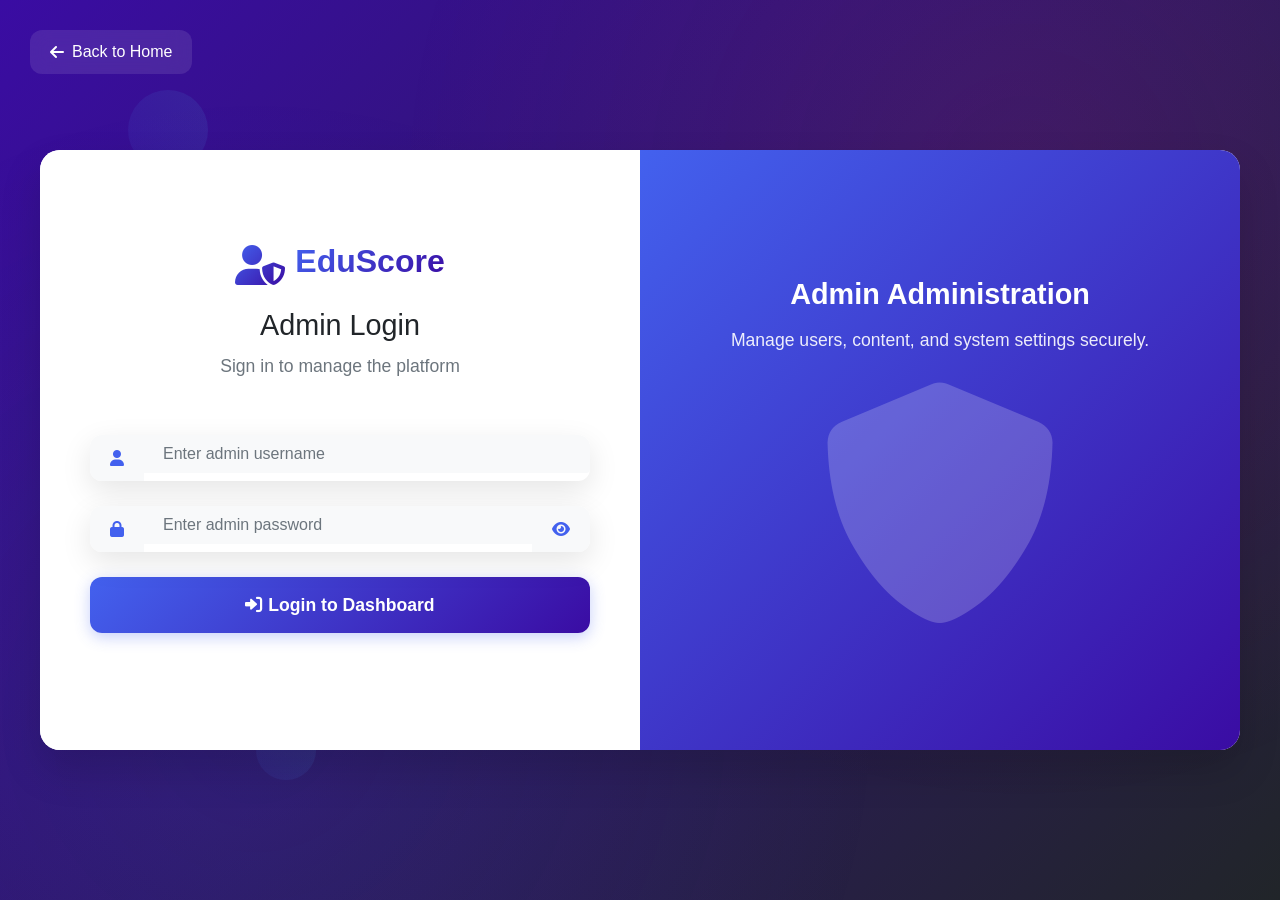
<file: admin-login/admin-login.html>
<!DOCTYPE html>
<html lang="en">
<head>
    <meta charset="UTF-8">
    <meta name="viewport" content="width=device-width, initial-scale=1.0">
    <title>Admin Login - EduScore</title>
    <!-- Bootstrap CSS -->
    <link href="https://maxcdn.bootstrapcdn.com/bootstrap/4.5.2/css/bootstrap.min.css" rel="stylesheet">
    <!-- Font Awesome -->
    <link rel="stylesheet" href="https://cdnjs.cloudflare.com/ajax/libs/font-awesome/6.0.0-beta3/css/all.min.css">
    <!-- Custom CSS -->
    <style>
        /* ===== CSS VARIABLES ===== */
        :root {
            --primary: #4361ee;
            --primary-dark: #3a0ca3;
            --secondary: #f72585;
            --accent: #4cc9f0;
            --light: #f8f9fa;
            --dark: #212529;
            --gray: #6c757d;
            --success: #4bb543;
            --gradient: linear-gradient(135deg, #4361ee 0%, #3a0ca3 100%);
            --gradient-light: linear-gradient(135deg, #4cc9f0 0%, #4361ee 100%);
            --gradient-dark: linear-gradient(135deg, #3a0ca3 0%, #212529 100%);
            --shadow: 0 10px 30px rgba(0, 0, 0, 0.1);
            --shadow-lg: 0 20px 40px rgba(0, 0, 0, 0.15);
            --radius: 12px;
            --radius-lg: 20px;
        }

        /* ===== BASE STYLES ===== */
        * {
            margin: 0;
            padding: 0;
            box-sizing: border-box;
        }

        body {
            font-family: 'Segoe UI', Tahoma, Geneva, Verdana, sans-serif;
            background: var(--gradient-dark);
            color: var(--light);
            min-height: 100vh;
            overflow-x: hidden;
        }

        .main-container {
            position: relative;
            min-height: 100vh;
            display: flex;
            align-items: center;
            justify-content: center;
        }

        /* ===== BACKGROUND ANIMATION ===== */
        .background-animation {
            position: fixed;
            top: 0;
            left: 0;
            width: 100%;
            height: 100%;
            z-index: 1;
        }

        .floating-shapes {
            position: absolute;
            width: 100%;
            height: 100%;
        }

        .shape {
            position: absolute;
            border-radius: 50%;
            background: linear-gradient(45deg, var(--primary), var(--accent));
            opacity: 0.1;
            animation: float 6s ease-in-out infinite;
        }

        .shape-1 {
            width: 80px;
            height: 80px;
            top: 10%;
            left: 10%;
            animation-delay: 0s;
        }

        .shape-2 {
            width: 120px;
            height: 120px;
            top: 60%;
            left: 80%;
            animation-delay: 1s;
        }

        .shape-3 {
            width: 60px;
            height: 60px;
            top: 80%;
            left: 20%;
            animation-delay: 2s;
        }

        .shape-4 {
            width: 100px;
            height: 100px;
            top: 20%;
            left: 70%;
            animation-delay: 3s;
        }

        .shape-5 {
            width: 70px;
            height: 70px;
            top: 70%;
            left: 60%;
            animation-delay: 4s;
        }

        @keyframes float {
            0%, 100% {
                transform: translateY(0) rotate(0deg);
            }
            50% {
                transform: translateY(-20px) rotate(180deg);
            }
        }

        .gradient-overlay {
            position: absolute;
            top: 0;
            left: 0;
            width: 100%;
            height: 100%;
            background: radial-gradient(circle at 20% 80%, rgba(67, 97, 238, 0.1) 0%, transparent 50%),
                        radial-gradient(circle at 80% 20%, rgba(247, 37, 133, 0.1) 0%, transparent 50%);
        }

        /* ===== LOGIN CONTAINER ===== */
        .login-container {
            position: relative;
            z-index: 2;
            width: 100%;
            min-height: 100vh;
            padding: 20px;
        }

        .login-card {
            display: flex;
            max-width: 1200px;
            width: 100%;
            background: rgba(255, 255, 255, 0.95);
            backdrop-filter: blur(20px);
            border-radius: var(--radius-lg);
            box-shadow: var(--shadow-lg);
            overflow: hidden;
            min-height: 600px;
        }

        /* ===== FORM SECTION ===== */
        .form-section {
            flex: 1;
            padding: 60px 50px;
            background: white;
            color: var(--dark);
            display: flex;
            flex-direction: column;
            justify-content: center;
        }

        .form-header {
            text-align: center;
            margin-bottom: 40px;
        }

        .logo {
            display: flex;
            align-items: center;
            justify-content: center;
            gap: 10px;
            margin-bottom: 20px;
        }

        .logo i {
            font-size: 2.5rem;
            background: var(--gradient);
            -webkit-background-clip: text;
            -webkit-text-fill-color: transparent;
        }

        .logo h2 {
            font-size: 2rem;
            font-weight: 700;
            background: var(--gradient);
            -webkit-background-clip: text;
            -webkit-text-fill-color: transparent;
        }

        .form-header h3 {
            font-size: 1.8rem;
            margin-bottom: 10px;
            color: var(--dark);
        }

        .form-header p {
            color: var(--gray);
            font-size: 1.1rem;
        }

        /* ===== FORM STYLES ===== */
        .form-group {
            margin-bottom: 25px;
        }

        .input-group {
            position: relative;
            border-radius: var(--radius);
            overflow: hidden;
            box-shadow: var(--shadow);
        }

        .input-group-text {
            background: var(--light);
            border: none;
            color: var(--primary);
            padding: 15px 20px;
        }

        .form-control {
            border: none;
            padding: 15px 20px;
            font-size: 1rem;
            background: var(--light);
            transition: all 0.3s ease;
        }

        .form-control:focus {
            box-shadow: none;
            background: white;
        }

        .toggle-password {
            cursor: pointer;
            transition: color 0.3s ease;
        }

        .toggle-password:hover {
            color: var(--primary);
        }

        /* ===== BUTTONS ===== */
        .btn-login {
            width: 100%;
            padding: 15px;
            background: var(--gradient);
            border: none;
            border-radius: var(--radius);
            color: white;
            font-size: 1.1rem;
            font-weight: 600;
            transition: all 0.3s ease;
            box-shadow: 0 4px 15px rgba(67, 97, 238, 0.3);
            margin-bottom: 25px;
        }

        .btn-login:hover {
            transform: translateY(-2px);
            box-shadow: 0 6px 20px rgba(67, 97, 238, 0.4);
        }

        /* ===== ILLUSTRATION SECTION ===== */
        .illustration-section {
            flex: 1;
            background: var(--gradient);
            padding: 60px 50px;
            display: flex;
            align-items: center;
            justify-content: center;
            position: relative;
            overflow: hidden;
        }

        .illustration-content {
            text-align: center;
            color: white;
            position: relative;
            z-index: 2;
        }

        .illustration-text h4 {
            font-size: 1.8rem;
            margin-bottom: 15px;
            font-weight: 600;
        }

        .illustration-text p {
            font-size: 1.1rem;
            margin-bottom: 30px;
            opacity: 0.9;
        }

        /* ===== BACK HOME ===== */
        .back-home {
            position: fixed;
            top: 30px;
            left: 30px;
            z-index: 3;
        }

        .back-btn {
            display: flex;
            align-items: center;
            gap: 8px;
            color: white;
            text-decoration: none;
            padding: 10px 20px;
            background: rgba(255, 255, 255, 0.1);
            border-radius: var(--radius);
            backdrop-filter: blur(10px);
            transition: all 0.3s ease;
        }

        .back-btn:hover {
            background: rgba(255, 255, 255, 0.2);
            color: white;
            text-decoration: none;
            transform: translateX(-5px);
        }

        /* ===== RESPONSIVE DESIGN ===== */
        @media (max-width: 1024px) {
            .login-card {
                max-width: 900px;
            }
            
            .form-section,
            .illustration-section {
                padding: 40px 30px;
            }
        }
        
        @media (max-width: 768px) {
            .login-card {
                flex-direction: column;
                min-height: auto;
            }
            
            .illustration-section {
                display: none;
            }
            
            .form-section {
                padding: 40px 30px;
            }
            
            .back-home {
                position: absolute;
                top: 20px;
                left: 20px;
            }
        }
    </style>
</head>
<body>
    <div class="main-container">
        <!-- Background Animation -->
        <div class="background-animation">
            <div class="floating-shapes">
                <div class="shape shape-1"></div>
                <div class="shape shape-2"></div>
                <div class="shape shape-3"></div>
                <div class="shape shape-4"></div>
                <div class="shape shape-5"></div>
            </div>
            <div class="gradient-overlay"></div>
        </div>

        <!-- Login Container -->
        <div class="login-container d-flex justify-content-center align-items-center">
            <div class="login-card">
                <!-- Left Side - Form -->
                <div class="form-section">
                    <div class="form-header">
                        <div class="logo">
                            <i class="fas fa-user-shield"></i>
                            <h2>EduScore</h2>
                        </div>
                        <h3>Admin Login</h3>
                        <p>Sign in to manage the platform</p>
                    </div>

                    <form id="loginForm" action="admin_login.php" method="POST">
                        <div class="form-group">
                            <div class="input-group">
                                <div class="input-group-prepend">
                                    <span class="input-group-text">
                                        <i class="fas fa-user"></i>
                                    </span>
                                </div>
                                <input type="text" class="form-control" id="username" name="username" placeholder="Enter admin username" required>
                            </div>
                        </div>

                        <div class="form-group">
                            <div class="input-group">
                                <div class="input-group-prepend">
                                    <span class="input-group-text">
                                        <i class="fas fa-lock"></i>
                                    </span>
                                </div>
                                <input type="password" class="form-control" id="password" name="password" placeholder="Enter admin password" required>
                                <div class="input-group-append">
                                    <span class="input-group-text toggle-password">
                                        <i class="fas fa-eye"></i>
                                    </span>
                                </div>
                            </div>
                        </div>

                        <button type="submit" class="btn btn-login">
                            <i class="fas fa-sign-in-alt"></i>
                            Login to Dashboard
                        </button>

                    </form>
                </div>

                <!-- Right Side - Illustration -->
                <div class="illustration-section">
                    <div class="illustration-content">
                        <div class="illustration-text">
                            <h4>Admin Administration</h4>
                            <p>Manage users, content, and system settings securely.</p>
                        </div>
                        <i class="fas fa-shield-alt" style="font-size: 15rem; color: rgba(255,255,255,0.2);"></i>
                    </div>
                </div>
            </div>
        </div>

        <!-- Back to Home -->
        <div class="back-home">
            <a href="../index/index.html" class="back-btn">
                <i class="fas fa-arrow-left"></i>
                Back to Home
            </a>
        </div>
    </div>

    <!-- jQuery and Bootstrap Bundle -->
    <script src="https://code.jquery.com/jquery-3.5.1.slim.min.js"></script>
    <script src="https://cdn.jsdelivr.net/npm/@popperjs/core@2.9.3/dist/umd/popper.min.js"></script>
    <script src="https://stackpath.bootstrapcdn.com/bootstrap/4.5.2/js/bootstrap.min.js"></script>
    <script>
        // Toggle password visibility
        $(document).ready(function() {
            $('.toggle-password').click(function() {
                $(this).toggleClass('fa-eye fa-eye-slash');
                var input = $($(this).closest('.input-group').find('input'));
                if (input.attr('type') == 'password') {
                    input.attr('type', 'text');
                } else {
                    input.attr('type', 'password');
                }
            });
        });
    </script>
</body>
</html>
</file>
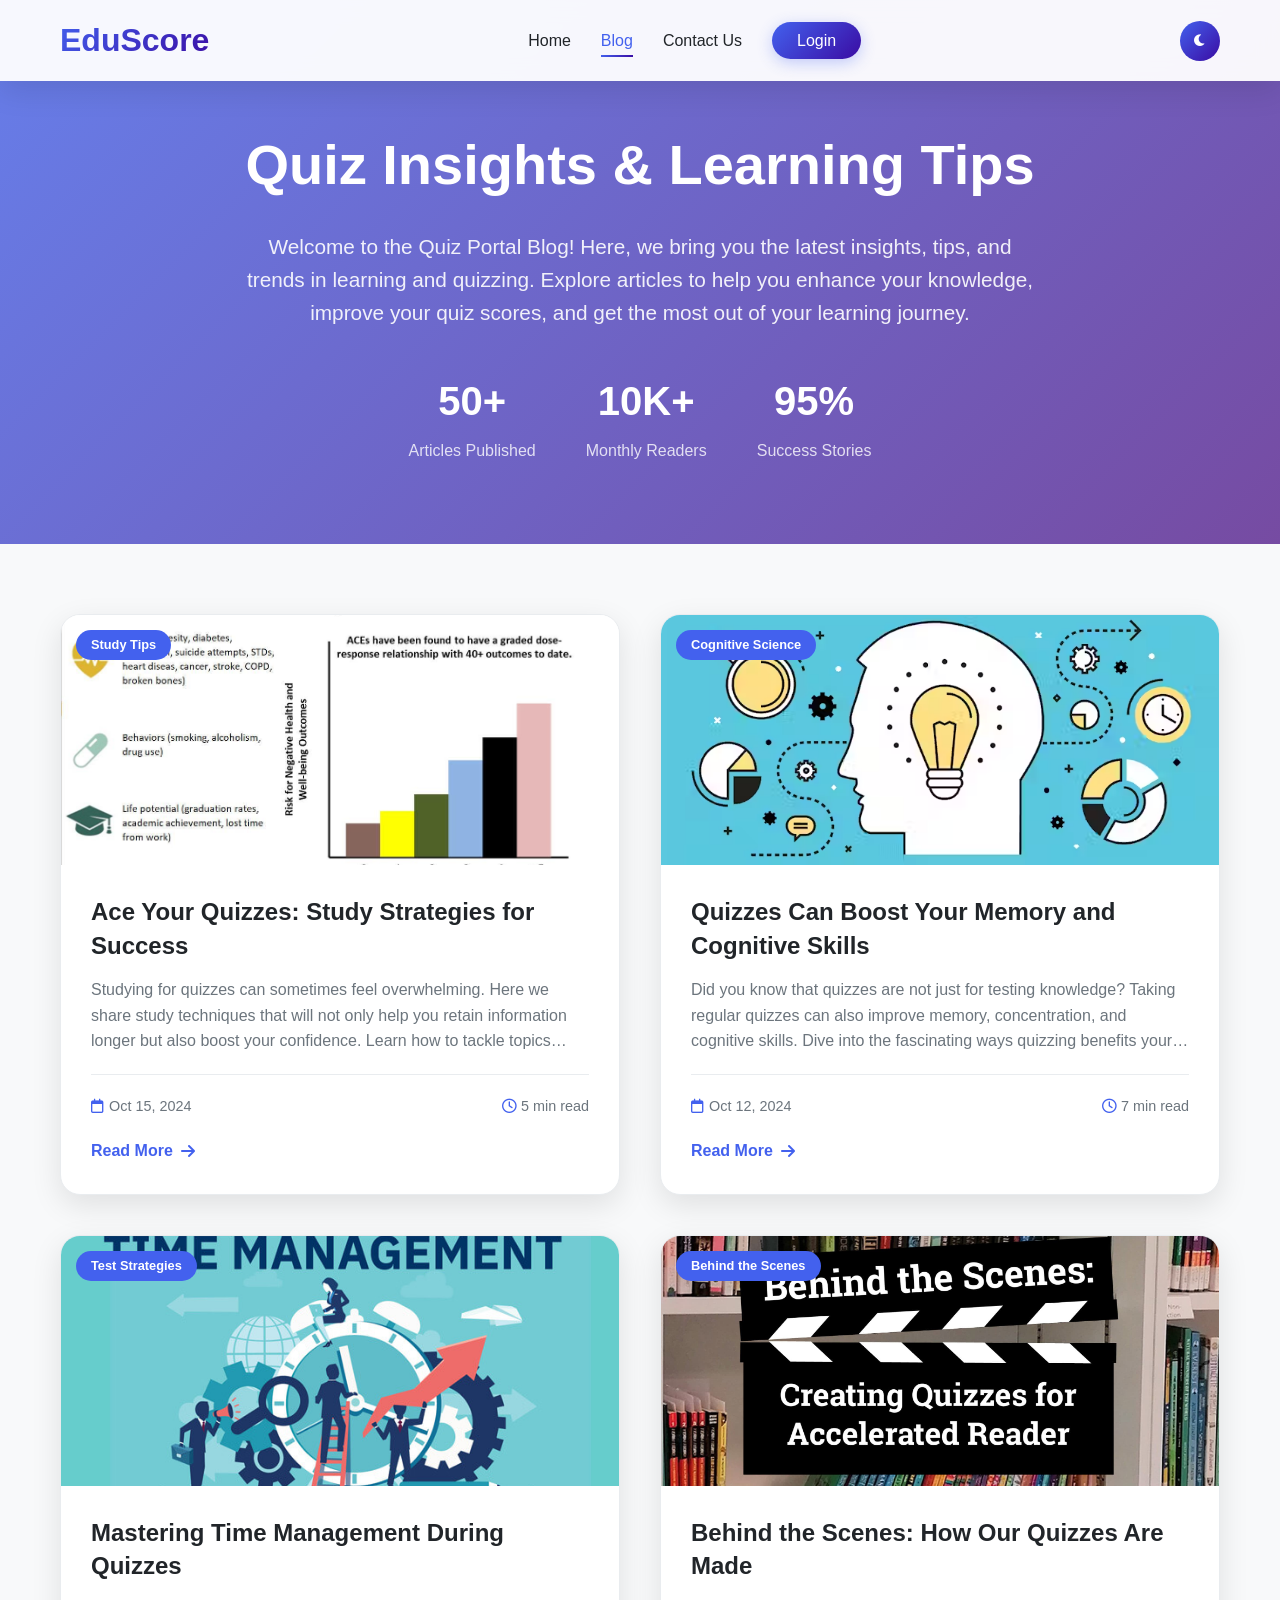
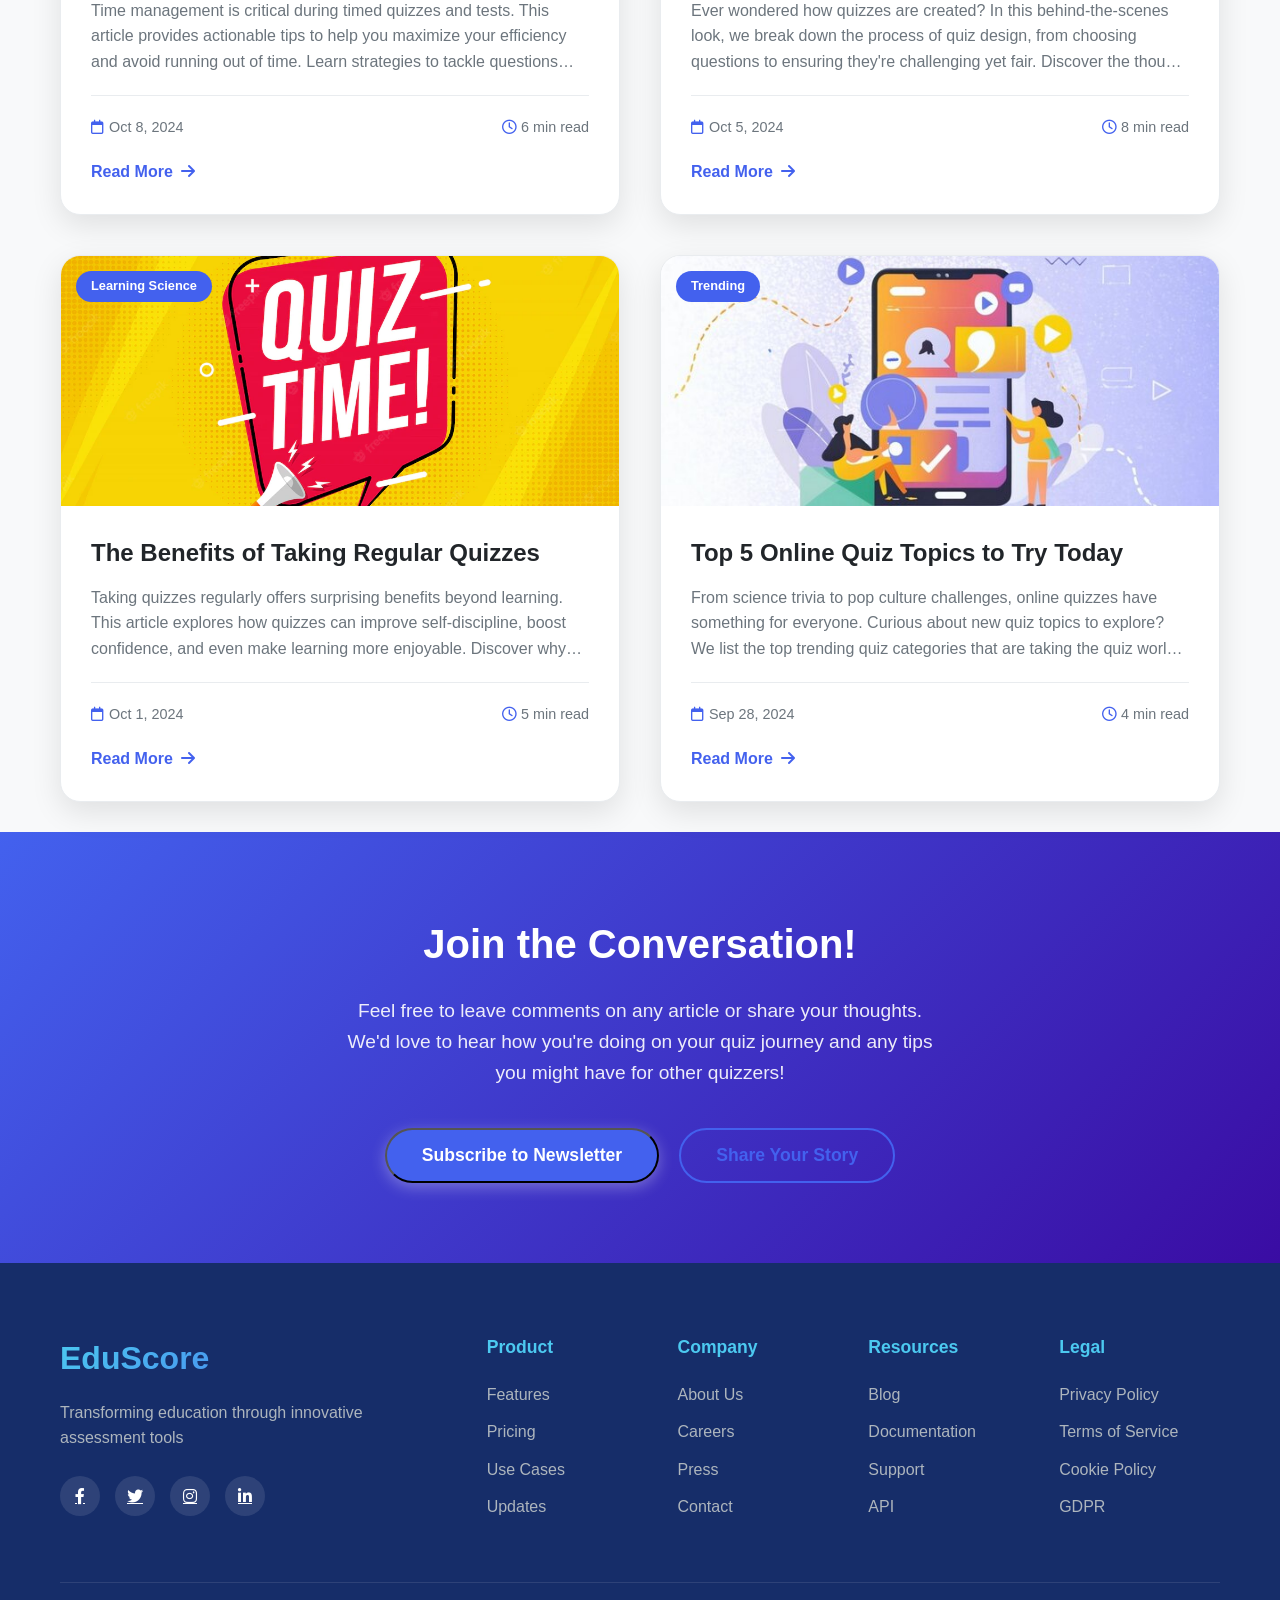
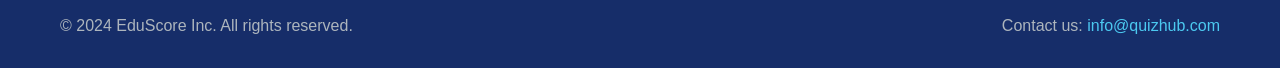
<file: index/blogs.html>
<!DOCTYPE html>
<html lang="en">
<head>
    <meta charset="UTF-8">
    <meta name="viewport" content="width=device-width, initial-scale=1.0">
    <title>Blog - EduScore Insights & Learning Tips</title>
    <link rel="stylesheet" href="styles.css">
    <link rel="stylesheet" href="blog.css">
    <link rel="stylesheet" href="https://cdnjs.cloudflare.com/ajax/libs/font-awesome/6.0.0-beta3/css/all.min.css">
    <link rel="shortcut icon" href="../images/2.png">
</head>
<body>
    <!-- Header Section - Same as index.html -->
    <header id="main-header">
        <div class="container">
            <div class="logo">
                <h1>EduScore</h1>
            </div>
            <nav>
                <ul>
                    <li><a href="index.html">Home</a></li>
                    <li><a href="blog.html" class="active">Blog</a></li>
                    <li><a href="#">Contact Us</a></li>
                    <li><a href="#" id="loginBtn">Login</a></li>
                </ul>
            </nav>
            <div class="theme-toggle">
                <button id="themeToggle">
                    <i class="fas fa-moon"></i>
                </button>
            </div>
            <div class="mobile-menu">
                <i class="fas fa-bars"></i>
            </div>
        </div>
    </header>

    <!-- Login Modal Structure -->
    <div id="loginModal" class="modal">
        <div class="modal-content">
            <span class="close">&times;</span>
            <h2>Select Login Type</h2>
            <button onclick="window.location.href='../teacher-login/teacher-login.html'">Teacher Login</button>
            <button onclick="window.location.href='../studentlogin/student-login.html'">Student Login</button>
        </div>
    </div>

    <!-- Blog Hero Section -->
    <section class="blog-hero">
        <div class="container">
            <div class="blog-hero-content">
                <h1>Quiz Insights & Learning Tips</h1>
                <p>Welcome to the Quiz Portal Blog! Here, we bring you the latest insights, tips, and trends in learning and quizzing. Explore articles to help you enhance your knowledge, improve your quiz scores, and get the most out of your learning journey.</p>
                <div class="blog-stats">
                    <div class="stat">
                        <h3>50+</h3>
                        <p>Articles Published</p>
                    </div>
                    <div class="stat">
                        <h3>10K+</h3>
                        <p>Monthly Readers</p>
                    </div>
                    <div class="stat">
                        <h3>95%</h3>
                        <p>Success Stories</p>
                    </div>
                </div>
            </div>
        </div>
    </section>

    <!-- Blog Content Section -->
    <section class="blog-content section-alt">
        <div class="container">
            <div class="blog-grid">
                <!-- Blog Post 1 -->
                <article class="blog-card">
                    <div class="blog-image">
                        <img src="images/aces.png" alt="Ace Your Quizzes">
                        <div class="blog-category">Study Tips</div>
                    </div>
                    <div class="blog-content">
                        <h3>Ace Your Quizzes: Study Strategies for Success</h3>
                        <p>Studying for quizzes can sometimes feel overwhelming. Here we share study techniques that will not only help you retain information longer but also boost your confidence. Learn how to tackle topics effectively and keep your mind sharp on quiz day.</p>
                        <div class="blog-meta">
                            <span class="blog-date"><i class="far fa-calendar"></i> Oct 15, 2024</span>
                            <span class="blog-read-time"><i class="far fa-clock"></i> 5 min read</span>
                        </div>
                        <a href="#" class="blog-read-more">Read More <i class="fas fa-arrow-right"></i></a>
                    </div>
                </article>

                <!-- Blog Post 2 -->
                <article class="blog-card">
                    <div class="blog-image">
                        <img src="images/cgg.png" alt="Boost Memory">
                        <div class="blog-category">Cognitive Science</div>
                    </div>
                    <div class="blog-content">
                        <h3>Quizzes Can Boost Your Memory and Cognitive Skills</h3>
                        <p>Did you know that quizzes are not just for testing knowledge? Taking regular quizzes can also improve memory, concentration, and cognitive skills. Dive into the fascinating ways quizzing benefits your brain and why it's a fantastic tool for lifelong learning.</p>
                        <div class="blog-meta">
                            <span class="blog-date"><i class="far fa-calendar"></i> Oct 12, 2024</span>
                            <span class="blog-read-time"><i class="far fa-clock"></i> 7 min read</span>
                        </div>
                        <a href="#" class="blog-read-more">Read More <i class="fas fa-arrow-right"></i></a>
                    </div>
                </article>

                <!-- Blog Post 3 -->
                <article class="blog-card">
                    <div class="blog-image">
                        <img src="images/time.jpg" alt="Time Management">
                        <div class="blog-category">Test Strategies</div>
                    </div>
                    <div class="blog-content">
                        <h3>Mastering Time Management During Quizzes</h3>
                        <p>Time management is critical during timed quizzes and tests. This article provides actionable tips to help you maximize your efficiency and avoid running out of time. Learn strategies to tackle questions quickly and avoid common time traps.</p>
                        <div class="blog-meta">
                            <span class="blog-date"><i class="far fa-calendar"></i> Oct 8, 2024</span>
                            <span class="blog-read-time"><i class="far fa-clock"></i> 6 min read</span>
                        </div>
                        <a href="#" class="blog-read-more">Read More <i class="fas fa-arrow-right"></i></a>
                    </div>
                </article>

                <!-- Blog Post 4 -->
                <article class="blog-card">
                    <div class="blog-image">
                        <img src="images/bh.jpg" alt="Quiz Creation">
                        <div class="blog-category">Behind the Scenes</div>
                    </div>
                    <div class="blog-content">
                        <h3>Behind the Scenes: How Our Quizzes Are Made</h3>
                        <p>Ever wondered how quizzes are created? In this behind-the-scenes look, we break down the process of quiz design, from choosing questions to ensuring they're challenging yet fair. Discover the thought and effort that goes into each quiz you take.</p>
                        <div class="blog-meta">
                            <span class="blog-date"><i class="far fa-calendar"></i> Oct 5, 2024</span>
                            <span class="blog-read-time"><i class="far fa-clock"></i> 8 min read</span>
                        </div>
                        <a href="#" class="blog-read-more">Read More <i class="fas fa-arrow-right"></i></a>
                    </div>
                </article>

                <!-- Blog Post 5 -->
                <article class="blog-card">
                    <div class="blog-image">
                        <img src="images/qz.png" alt="Quiz Benefits">
                        <div class="blog-category">Learning Science</div>
                    </div>
                    <div class="blog-content">
                        <h3>The Benefits of Taking Regular Quizzes</h3>
                        <p>Taking quizzes regularly offers surprising benefits beyond learning. This article explores how quizzes can improve self-discipline, boost confidence, and even make learning more enjoyable. Discover why making quizzes a part of your routine is a smart move!</p>
                        <div class="blog-meta">
                            <span class="blog-date"><i class="far fa-calendar"></i> Oct 1, 2024</span>
                            <span class="blog-read-time"><i class="far fa-clock"></i> 5 min read</span>
                        </div>
                        <a href="#" class="blog-read-more">Read More <i class="fas fa-arrow-right"></i></a>
                    </div>
                </article>

                <!-- Blog Post 6 -->
                <article class="blog-card">
                    <div class="blog-image">
                        <img src="images/bdf.jpg" alt="Quiz Topics">
                        <div class="blog-category">Trending</div>
                    </div>
                    <div class="blog-content">
                        <h3>Top 5 Online Quiz Topics to Try Today</h3>
                        <p>From science trivia to pop culture challenges, online quizzes have something for everyone. Curious about new quiz topics to explore? We list the top trending quiz categories that are taking the quiz world by storm. See if you can conquer them all!</p>
                        <div class="blog-meta">
                            <span class="blog-date"><i class="far fa-calendar"></i> Sep 28, 2024</span>
                            <span class="blog-read-time"><i class="far fa-clock"></i> 4 min read</span>
                        </div>
                        <a href="#" class="blog-read-more">Read More <i class="fas fa-arrow-right"></i></a>
                    </div>
                </article>
            </div>
        </div>
    </section>

    <!-- Community Section -->
    <section class="community-section">
        <div class="container">
            <div class="community-content">
                <h2>Join the Conversation!</h2>
                <p>Feel free to leave comments on any article or share your thoughts. We'd love to hear how you're doing on your quiz journey and any tips you might have for other quizzers!</p>
                <div class="community-actions">
                    <button class="btn-primary">Subscribe to Newsletter</button>
                    <button class="btn-secondary">Share Your Story</button>
                </div>
            </div>
        </div>
    </section>

    <!-- Footer Section - Same as index.html -->
    <footer id="contact">
        <div class="container footer-content">
            <div class="footer-main">
                <div class="footer-brand">
                    <h3>EduScore</h3>
                    <p>Transforming education through innovative assessment tools</p>
                    <div class="social-media">
                        <a href="#"><i class="fab fa-facebook-f"></i></a>
                        <a href="#"><i class="fab fa-twitter"></i></a>
                        <a href="#"><i class="fab fa-instagram"></i></a>
                        <a href="#"><i class="fab fa-linkedin-in"></i></a>
                    </div>
                </div>
                <div class="footer-links">
                    <div class="link-group">
                        <h4>Product</h4>
                        <ul>
                            <li><a href="#">Features</a></li>
                            <li><a href="#">Pricing</a></li>
                            <li><a href="#">Use Cases</a></li>
                            <li><a href="#">Updates</a></li>
                        </ul>
                    </div>
                    <div class="link-group">
                        <h4>Company</h4>
                        <ul>
                            <li><a href="#">About Us</a></li>
                            <li><a href="#">Careers</a></li>
                            <li><a href="#">Press</a></li>
                            <li><a href="#">Contact</a></li>
                        </ul>
                    </div>
                    <div class="link-group">
                        <h4>Resources</h4>
                        <ul>
                            <li><a href="blog.html">Blog</a></li>
                            <li><a href="#">Documentation</a></li>
                            <li><a href="#">Support</a></li>
                            <li><a href="#">API</a></li>
                        </ul>
                    </div>
                    <div class="link-group">
                        <h4>Legal</h4>
                        <ul>
                            <li><a href="#">Privacy Policy</a></li>
                            <li><a href="#">Terms of Service</a></li>
                            <li><a href="#">Cookie Policy</a></li>
                            <li><a href="#">GDPR</a></li>
                        </ul>
                    </div>
                </div>
            </div>
            <div class="footer-bottom">
                <p>&copy; 2024 EduScore Inc. All rights reserved.</p>
                <div class="footer-contact">
                    <p>Contact us: <a href="mailto:info@quizhub.com">info@quizhub.com</a></p>
                </div>
            </div>
        </div>
    </footer>

    <script src="blog.js"></script>
</body>
</html>
</file>
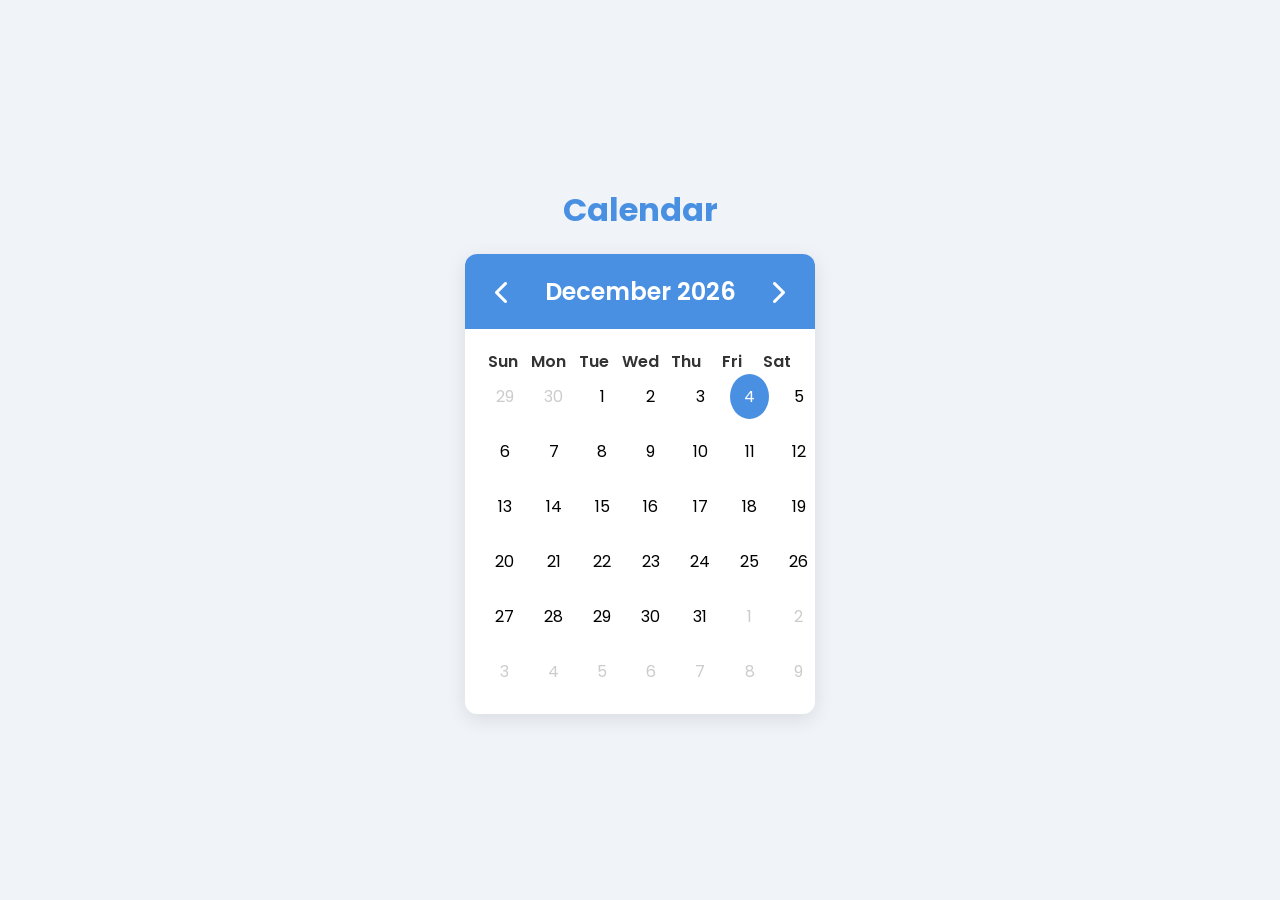
<file: studentdashboard/calender.html>
<!DOCTYPE html>
<html lang="en">
<head>
    <meta charset="UTF-8">
    <meta name="viewport" content="width=device-width, initial-scale=1.0">
    <title>Beautiful Calendar</title>
    <link rel="stylesheet" href="https://cdnjs.cloudflare.com/ajax/libs/font-awesome/6.0.0-beta3/css/all.min.css">
    <link href="https://fonts.googleapis.com/css2?family=Poppins:wght@300;400;600&display=swap" rel="stylesheet">

    <style>
        * {
            box-sizing: border-box;
            margin: 0;
            padding: 0;
        }

        body {
            font-family: 'Poppins', sans-serif;
            background-color: #f0f4f8;
            display: flex;
            flex-direction: column;
            justify-content: center;
            align-items: center;
            height: 100vh;
        }

        h1 {
            color: #4a90e2;
            margin-bottom: 20px;
            font-size: 2rem;
            text-align: center;
            opacity: 0;
            transform: translateY(-20px);
            animation: fadeInUp 0.5s forwards;
            animation-delay: 0.3s;
        }

        @keyframes fadeInUp {
            from {
                opacity: 0;
                transform: translateY(-20px);
            }
            to {
                opacity: 1;
                transform: translateY(0);
            }
        }

        .calendar-container {
            background: white;
            box-shadow: 0 5px 20px rgba(0, 0, 0, 0.1);
            border-radius: 12px;
            overflow: hidden;
            width: 350px;
        }

        .calendar-header {
            background: #4a90e2;
            color: white;
            display: flex;
            justify-content: space-between;
            align-items: center;
            padding: 20px 30px;
            transition: background-color 0.3s;
        }

        .calendar-header:hover {
            background-color: #3e7cb1;
        }

        .calendar-header i {
            font-size: 1.5rem;
            cursor: pointer;
            transition: transform 0.2s;
        }

        .calendar-header i:hover {
            transform: scale(1.1);
        }

        .month-year {
            font-size: 1.5rem;
            font-weight: 600;
        }

        .calendar-body {
            padding: 20px;
        }

        .calendar-weekdays, .calendar-dates {
            display: grid;
            grid-template-columns: repeat(7, 1fr);
            gap: 10px;
            text-align: center;
        }

        .calendar-weekdays div {
            font-weight: 600;
            color: #333;
        }

        .calendar-dates div {
            font-size: 1rem;
            padding: 10px;
            border-radius: 50%;
            cursor: pointer;
            transition: all 0.2s;
        }

        .calendar-dates div:hover {
            background-color: #dfe4ea;
            transform: scale(1.1);
        }

        .calendar-dates .current-date {
            background-color: #4a90e2;
            color: white;
        }

        .calendar-dates .inactive {
            color: #ccc;
        }
    </style>
</head>
<body>
    <h1> Calendar</h1>
    <div class="calendar-container">
        <div class="calendar-header">
            <i class="fas fa-chevron-left" id="prev"></i>
            <div class="month-year" id="month-year">September 2024</div>
            <i class="fas fa-chevron-right" id="next"></i>
        </div>
        <div class="calendar-body">
            <div class="calendar-weekdays">
                <div>Sun</div>
                <div>Mon</div>
                <div>Tue</div>
                <div>Wed</div>
                <div>Thu</div>
                <div>Fri</div>
                <div>Sat</div>
            </div>
            <div class="calendar-dates" id="calendar-dates">
                <!-- Dates will be populated dynamically using JavaScript -->
            </div>
        </div>
    </div>

    <script>
        const calendarDates = document.getElementById("calendar-dates");
        const monthYear = document.getElementById("month-year");
        const prevButton = document.getElementById("prev");
        const nextButton = document.getElementById("next");

        const months = [
            "January", "February", "March", "April", "May", "June",
            "July", "August", "September", "October", "November", "December"
        ];

        let currentDate = new Date();
        let currentMonth = currentDate.getMonth();
        let currentYear = currentDate.getFullYear();

        function renderCalendar(month, year) {
            // Clear the previous dates
            calendarDates.innerHTML = "";

            // Get first day of the month and total days in the current month
            const firstDay = new Date(year, month, 1).getDay();
            const totalDays = new Date(year, month + 1, 0).getDate();
            const prevMonthDays = new Date(year, month, 0).getDate();

            // Display month and year
            monthYear.textContent = `${months[month]} ${year}`;

            // Add previous month's dates (inactive)
            for (let i = firstDay; i > 0; i--) {
                const div = document.createElement("div");
                div.classList.add("inactive");
                div.textContent = prevMonthDays - i + 1;
                calendarDates.appendChild(div);
            }

            // Add current month's dates
            for (let day = 1; day <= totalDays; day++) {
                const div = document.createElement("div");
                if (day === currentDate.getDate() && year === currentDate.getFullYear() && month === currentDate.getMonth()) {
                    div.classList.add("current-date");
                }
                div.textContent = day;
                calendarDates.appendChild(div);
            }

            // Add next month's dates (inactive)
            const totalSlots = calendarDates.querySelectorAll("div").length;
            for (let i = 1; i <= (42 - totalSlots); i++) {
                const div = document.createElement("div");
                div.classList.add("inactive");
                div.textContent = i;
                calendarDates.appendChild(div);
            }
        }

        // Add event listeners for previous and next buttons
        prevButton.addEventListener("click", () => {
            currentMonth--;
            if (currentMonth < 0) {
                currentMonth = 11;
                currentYear--;
            }
            renderCalendar(currentMonth, currentYear);
        });

        nextButton.addEventListener("click", () => {
            currentMonth++;
            if (currentMonth > 11) {
                currentMonth = 0;
                currentYear++;
            }
            renderCalendar(currentMonth, currentYear);
        });

        // Render the calendar on page load
        renderCalendar(currentMonth, currentYear);
    </script>
</body>
</html>
</file>
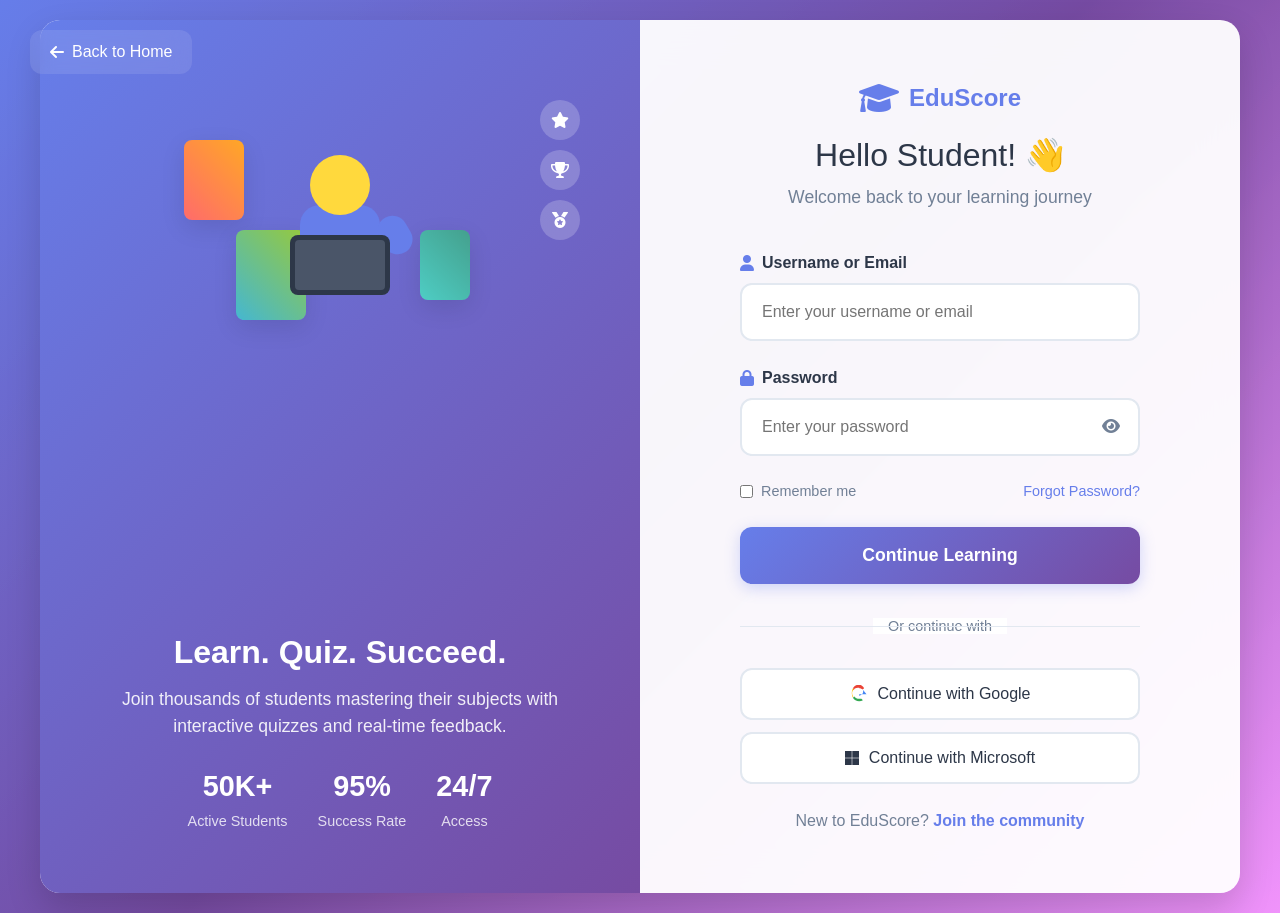
<file: studentlogin/student-login.html>
<!DOCTYPE html>
<html lang="en">
<head>
    <meta charset="UTF-8">
    <meta name="viewport" content="width=device-width, initial-scale=1.0">
    <title>Student Login - EduScore</title>
    <!-- Bootstrap CSS -->
    <link href="https://maxcdn.bootstrapcdn.com/bootstrap/4.5.2/css/bootstrap.min.css" rel="stylesheet">
    <!-- Font Awesome -->
    <link rel="stylesheet" href="https://cdnjs.cloudflare.com/ajax/libs/font-awesome/6.0.0-beta3/css/all.min.css">
    <!-- Custom CSS -->
    <link rel="stylesheet" href="student-login.css">
</head>
<body>
    <div class="main-container">
        <!-- Animated Background -->
        <div class="animated-bg">
            <div class="floating-elements">
                <div class="element element-1">📚</div>
                <div class="element element-2">✏️</div>
                <div class="element element-3">🎓</div>
                <div class="element element-4">📝</div>
                <div class="element element-5">🏆</div>
                <div class="element element-6">🔍</div>
            </div>
            <div class="gradient-bg"></div>
        </div>

        <!-- Login Container -->
        <div class="login-container">
            <div class="login-wrapper">
                <!-- Illustration Side -->
                <div class="illustration-side">
                    <div class="student-scene">
                        <div class="floating-books">
                            <div class="book book-1"></div>
                            <div class="book book-2"></div>
                            <div class="book book-3"></div>
                        </div>
                        <div class="student-character">
                            <div class="character-head"></div>
                            <div class="character-body"></div>
                            <div class="character-arm"></div>
                            <div class="laptop"></div>
                        </div>
                        <div class="achievement-badges">
                            <div class="badge badge-1">
                                <i class="fas fa-star"></i>
                            </div>
                            <div class="badge badge-2">
                                <i class="fas fa-trophy"></i>
                            </div>
                            <div class="badge badge-3">
                                <i class="fas fa-medal"></i>
                            </div>
                        </div>
                    </div>
                    <div class="illustration-text">
                        <h3>Learn. Quiz. Succeed.</h3>
                        <p>Join thousands of students mastering their subjects with interactive quizzes and real-time feedback.</p>
                        <div class="stats">
                            <div class="stat">
                                <h4>50K+</h4>
                                <span>Active Students</span>
                            </div>
                            <div class="stat">
                                <h4>95%</h4>
                                <span>Success Rate</span>
                            </div>
                            <div class="stat">
                                <h4>24/7</h4>
                                <span>Access</span>
                            </div>
                        </div>
                    </div>
                </div>

                <!-- Form Side -->
                <div class="form-side">
                    <div class="form-container">
                        <div class="header">
                            <div class="logo">
                                <i class="fas fa-graduation-cap"></i>
                                <span>EduScore</span>
                            </div>
                            <h2>Hello Student! 👋</h2>
                            <p>Welcome back to your learning journey</p>
                        </div>

                        <form id="loginForm" class="login-form" action="student_login.php" method="POST">
                            <div class="form-group">
                                <label for="username">
                                    <i class="fas fa-user"></i>
                                    Username or Email
                                </label>
                                <input type="text" id="username" name="username" placeholder="Enter your username or email" required>
                            </div>

                            <div class="form-group">
                                <label for="password">
                                    <i class="fas fa-lock"></i>
                                    Password
                                </label>
                                <div class="password-input">
                                    <input type="password" id="password" name="password" placeholder="Enter your password" required>
                                    <button type="button" class="toggle-password" id="togglePassword">
                                        <i class="fas fa-eye"></i>
                                    </button>
                                </div>
                            </div>

                            <div class="form-options">
                                <div class="remember-me">
                                    <input type="checkbox" id="rememberMe">
                                    <label for="rememberMe">Remember me</label>
                                </div>
                                <a href="#" class="forgot-password">Forgot Password?</a>
                            </div>

                            <button type="submit" class="login-btn">
                                <span class="btn-text">Continue Learning</span>
                                <div class="btn-loader">
                                    <div class="spinner"></div>
                                </div>
                            </button>

                            <div class="divider">
                                <span>Or continue with</span>
                            </div>

                            <div class="social-login">
                                <button type="button" class="social-btn google-btn">
                                    <img src="[data-uri]" alt="Google">
                                    Continue with Google
                                </button>
                                <button type="button" class="social-btn microsoft-btn">
                                    <i class="fab fa-microsoft"></i>
                                    Continue with Microsoft
                                </button>
                            </div>

                            <div class="signup-section">
                                <p>New to EduScore? <a href="../studentregistration/student-registration.html" class="signup-link">Join the community</a></p>
                            </div>
                        </form>
                    </div>
                </div>
            </div>
        </div>

        <!-- Back Button -->
        <a href="../index/index.html" class="back-btn">
            <i class="fas fa-arrow-left"></i>
            Back to Home
        </a>
    </div>

    <!-- jQuery and Bootstrap Bundle -->
    <script src="https://code.jquery.com/jquery-3.5.1.slim.min.js"></script>
    <script src="https://cdn.jsdelivr.net/npm/@popperjs/core@2.9.3/dist/umd/popper.min.js"></script>
    <script src="https://stackpath.bootstrapcdn.com/bootstrap/4.5.2/js/bootstrap.min.js"></script>
    <script src="student-login.js?v=2"></script>
</body>
</html>
</file>
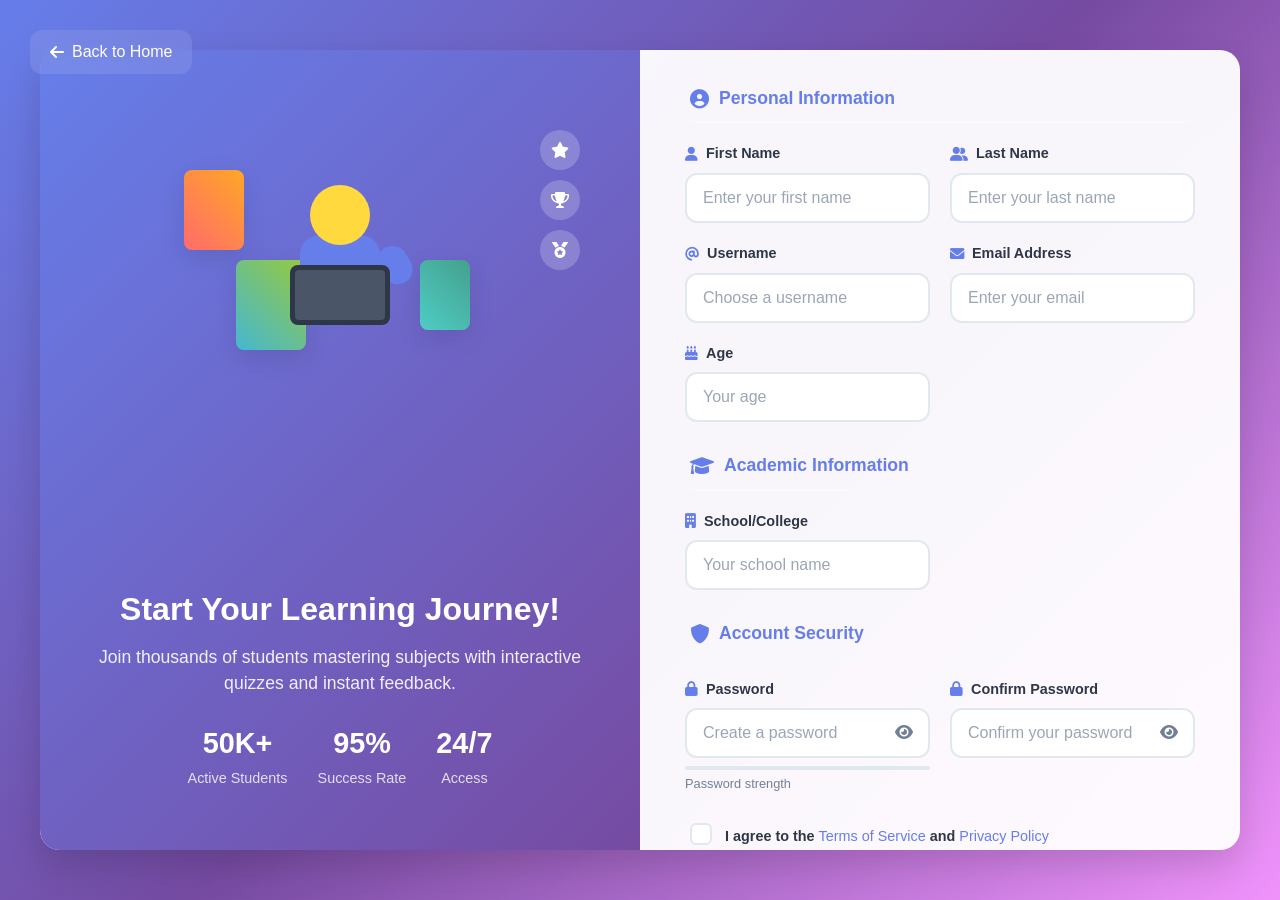
<file: studentregistration/student-registration.html>
<!DOCTYPE html>
<html lang="en">
<head>
    <meta charset="UTF-8">
    <meta name="viewport" content="width=device-width, initial-scale=1.0">
    <title>Student Registration - EduScore</title>
    <!-- Bootstrap CSS -->
    <link href="https://maxcdn.bootstrapcdn.com/bootstrap/4.5.2/css/bootstrap.min.css" rel="stylesheet">
    <!-- Font Awesome Icons -->
    <link rel="stylesheet" href="https://cdnjs.cloudflare.com/ajax/libs/font-awesome/6.0.0-beta3/css/all.min.css">
    <!-- Custom CSS -->
    <link rel="stylesheet" href="student-registration.css">
</head>
<body>
    <div class="main-container">
        <!-- Background Animation -->
        <div class="background-animation">
            <div class="floating-elements">
                <div class="element element-1">📚</div>
                <div class="element element-2">✏️</div>
                <div class="element element-3">🎓</div>
                <div class="element element-4">📝</div>
                <div class="element element-5">🏆</div>
                <div class="element element-6">🔍</div>
            </div>
            <div class="gradient-bg"></div>
        </div>

        <!-- Registration Container -->
        <div class="registration-container">
            <div class="registration-card">
                <!-- Left Side - Illustration -->
                <div class="illustration-side">
                    <div class="student-scene">
                        <div class="floating-books">
                            <div class="book book-1"></div>
                            <div class="book book-2"></div>
                            <div class="book book-3"></div>
                        </div>
                        <div class="student-character">
                            <div class="character-head"></div>
                            <div class="character-body"></div>
                            <div class="character-arm"></div>
                            <div class="laptop"></div>
                        </div>
                        <div class="achievement-badges">
                            <div class="badge badge-1">
                                <i class="fas fa-star"></i>
                            </div>
                            <div class="badge badge-2">
                                <i class="fas fa-trophy"></i>
                            </div>
                            <div class="badge badge-3">
                                <i class="fas fa-medal"></i>
                            </div>
                        </div>
                    </div>
                    <div class="illustration-text">
                        <h3>Start Your Learning Journey!</h3>
                        <p>Join thousands of students mastering subjects with interactive quizzes and instant feedback.</p>
                        <div class="stats">
                            <div class="stat">
                                <h4>50K+</h4>
                                <span>Active Students</span>
                            </div>
                            <div class="stat">
                                <h4>95%</h4>
                                <span>Success Rate</span>
                            </div>
                            <div class="stat">
                                <h4>24/7</h4>
                                <span>Access</span>
                            </div>
                        </div>
                    </div>
                </div>

                <!-- Right Side - Form -->
                <div class="form-side">
                    <div class="form-container">
                        <div class="header">
                            <div class="logo">
                                <i class="fas fa-graduation-cap"></i>
                                <span>EduScore</span>
                            </div>
                            <h2>Join as Student! 🎓</h2>
                            <p>Create your account and start learning</p>
                        </div>

                        <form id="registrationForm" class="registration-form" action="student_registration.php" method="POST">
                            <!-- Personal Information -->
                            <div class="form-section-title">
                                <i class="fas fa-user-circle"></i>
                                Personal Information
                            </div>

                            <div class="form-row">
                                <div class="form-group">
                                    <label for="firstName">
                                        <i class="fas fa-user"></i>
                                        First Name
                                    </label>
                                    <input type="text" id="firstName" name="firstName" placeholder="Enter your first name" required>
                                    <div class="error-message" id="firstNameError"></div>
                                </div>
                                <div class="form-group">
                                    <label for="lastName">
                                        <i class="fas fa-user-friends"></i>
                                        Last Name
                                    </label>
                                    <input type="text" id="lastName" name="lastName" placeholder="Enter your last name" required>
                                    <div class="error-message" id="lastNameError"></div>
                                </div>
                            </div>

                            <div class="form-row">
                                <div class="form-group">
                                    <label for="username">
                                        <i class="fas fa-at"></i>
                                        Username
                                    </label>
                                    <input type="text" id="username" name="username" placeholder="Choose a username" required>
                                    <div class="error-message" id="usernameError"></div>
                                </div>
                                <div class="form-group">
                                    <label for="email">
                                        <i class="fas fa-envelope"></i>
                                        Email Address
                                    </label>
                                    <input type="email" id="email" name="email" placeholder="Enter your email" required>
                                    <div class="error-message" id="emailError"></div>
                                </div>
                            </div>

                            <div class="form-row">
                                <div class="form-group">
                                    <label for="age">
                                        <i class="fas fa-birthday-cake"></i>
                                        Age
                                    </label>
                                    <input type="number" id="age" name="age" placeholder="Your age" min="13" max="25" required>
                                    <div class="error-message" id="ageError"></div>
                                </div>
                                
                            </div>

                            <!-- Academic Information -->
                            <div class="form-section-title">
                                <i class="fas fa-graduation-cap"></i>
                                Academic Information
                            </div>

                            <div class="form-row">
                                
                                <div class="form-group">
                                    <label for="school">
                                        <i class="fas fa-building"></i>
                                        School/College
                                    </label>
                                    <input type="text" id="school" name="school" placeholder="Your school name" required>
                                    <div class="error-message" id="schoolError"></div>
                                </div>
                            </div>

                            <!-- Account Security -->
                            <div class="form-section-title">
                                <i class="fas fa-shield-alt"></i>
                                Account Security
                            </div>

                            <div class="form-row">
                                <div class="form-group">
                                    <label for="password">
                                        <i class="fas fa-lock"></i>
                                        Password
                                    </label>
                                    <div class="password-input">
                                        <input type="password" id="password" name="password" placeholder="Create a password" required>
                                        <button type="button" class="toggle-password" id="togglePassword">
                                            <i class="fas fa-eye"></i>
                                        </button>
                                    </div>
                                    <div class="password-strength">
                                        <div class="strength-bar">
                                            <div class="strength-fill" id="passwordStrength"></div>
                                        </div>
                                        <span class="strength-text" id="passwordText">Password strength</span>
                                    </div>
                                    <div class="error-message" id="passwordError"></div>
                                </div>
                                <div class="form-group">
                                    <label for="confirmPassword">
                                        <i class="fas fa-lock"></i>
                                        Confirm Password
                                    </label>
                                    <div class="password-input">
                                        <input type="password" id="confirmPassword" name="confirmPassword" placeholder="Confirm your password" required>
                                        <button type="button" class="toggle-password" id="toggleConfirmPassword">
                                            <i class="fas fa-eye"></i>
                                        </button>
                                    </div>
                                    <div class="error-message" id="confirmPasswordError"></div>
                                </div>
                            </div>

                            <!-- Terms and Conditions -->
                            <div class="form-group terms-group">
                                <div class="terms-container">
                                    <input type="checkbox" id="terms" name="terms" class="terms-checkbox" required>
                                    <label for="terms" class="terms-label">
                                        <span class="checkmark"></span>
                                        <span class="terms-text">
                                            I agree to the <a href="#" class="terms-link">Terms of Service</a> and <a href="#" class="terms-link">Privacy Policy</a>
                                        </span>
                                    </label>
                                </div>
                                <div class="error-message" id="termsError"></div>
                            </div>

                            <button type="submit" class="btn-register">
                                <span class="btn-text">Start Learning Journey</span>
                                <div class="btn-loader">
                                    <div class="spinner"></div>
                                </div>
                            </button>

                            <div class="login-redirect">
                                <p>Already have an account? <a href="../studentlogin/student-login.html" class="login-link">Sign in here</a></p>
                            </div>
                        </form>
                    </div>
                </div>
            </div>
        </div>

        <!-- Back to Home -->
        <div class="back-home">
            <a href="../index/index.html" class="back-btn">
                <i class="fas fa-arrow-left"></i>
                Back to Home
            </a>
        </div>
    </div>

    <!-- jQuery and Bootstrap Bundle -->
    <script src="https://code.jquery.com/jquery-3.5.1.slim.min.js"></script>
    <script src="https://cdn.jsdelivr.net/npm/@popperjs/core@2.9.3/dist/umd/popper.min.js"></script>
    <script src="https://stackpath.bootstrapcdn.com/bootstrap/4.5.2/js/bootstrap.min.js"></script>
    <script src="student-registration.js?v=2"></script>
</body>
</html>
</file>
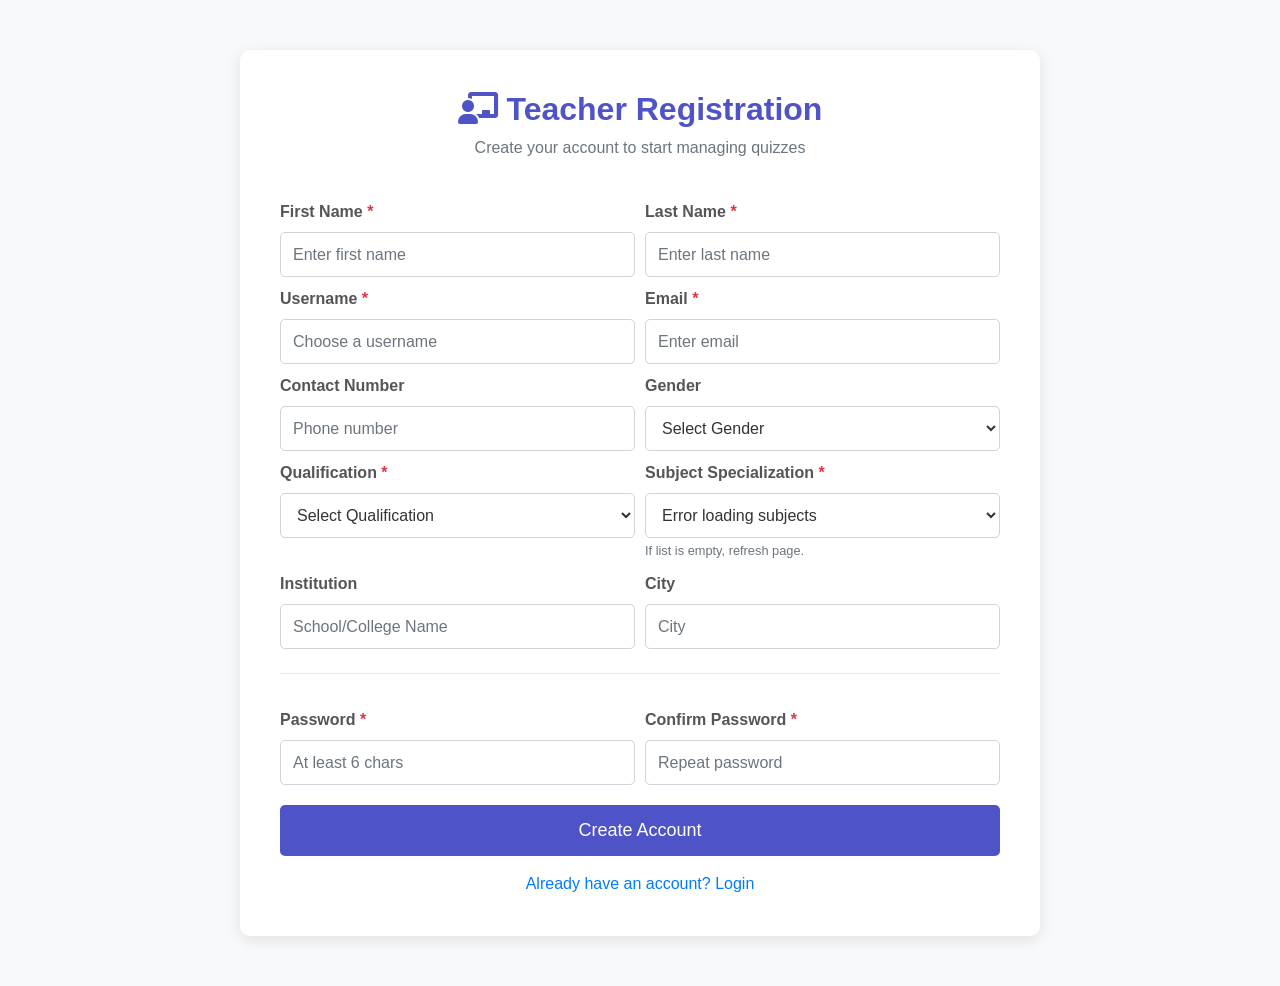
<file: teacher-registration/teacher-registration.html>
<!DOCTYPE html>
<html lang="en">
<head>
    <meta charset="UTF-8">
    <meta name="viewport" content="width=device-width, initial-scale=1.0">
    <title>Teacher Registration</title>
    <!-- Bootstrap 4 -->
    <link rel="stylesheet" href="https://maxcdn.bootstrapcdn.com/bootstrap/4.5.2/css/bootstrap.min.css">
    <link rel="stylesheet" href="https://cdnjs.cloudflare.com/ajax/libs/font-awesome/6.0.0/css/all.min.css">
    <style>
        body {
            background-color: #f8f9fa;
            font-family: 'Segoe UI', Tahoma, Geneva, Verdana, sans-serif;
        }
        .register-container {
            max-width: 800px; /* Wider for 2 columns */
            margin: 50px auto;
            background: #ffffff;
            padding: 40px;
            border-radius: 10px;
            box-shadow: 0 4px 15px rgba(0,0,0,0.1);
        }
        .form-header {
            text-align: center;
            margin-bottom: 30px;
        }
        .form-header h2 {
            color: #4e54c8;
            font-weight: 700;
        }
        .form-control {
            border-radius: 5px;
            height: 45px;
        }
        label {
            font-weight: 600;
            color: #555;
            margin-top: 10px;
        }
        .btn-custom {
            background: #4e54c8;
            color: white;
            font-size: 18px;
            padding: 12px;
            border-radius: 5px;
            width: 100%;
            border: none;
            transition: 0.3s;
            margin-top: 20px;
        }
        .btn-custom:hover {
            background: #3c4099;
        }
        /* Ensure dropdown arrows are visible */
        select.form-control {
            background-color: #fff;
            color: #333;
        }
    </style>
</head>
<body>

<div class="container">
    <div class="register-container">
        <div class="form-header">
            <h2><i class="fas fa-chalkboard-teacher"></i> Teacher Registration</h2>
            <p class="text-muted">Create your account to start managing quizzes</p>
        </div>

        <!-- 
           IMPORTANT: No external JS interfering. 
           Submit directly to teacher_registration.php 
        -->
        <form action="teacher_registration.php" method="POST" id="regForm">
            
            <!-- Row 1 -->
            <div class="form-row">
                <div class="col-md-6">
                    <label>First Name <span class="text-danger">*</span></label>
                    <input type="text" name="firstName" class="form-control" placeholder="Enter first name" required>
                </div>
                <div class="col-md-6">
                    <label>Last Name <span class="text-danger">*</span></label>
                    <input type="text" name="lastName" class="form-control" placeholder="Enter last name" required>
                </div>
            </div>

            <!-- Row 2 -->
            <div class="form-row">
                <div class="col-md-6">
                    <label>Username <span class="text-danger">*</span></label>
                    <input type="text" name="username" class="form-control" placeholder="Choose a username" required>
                </div>
                <div class="col-md-6">
                    <label>Email <span class="text-danger">*</span></label>
                    <input type="email" name="email" class="form-control" placeholder="Enter email" required>
                </div>
            </div>

            <!-- Row 3 -->
            <div class="form-row">
                <div class="col-md-6">
                    <label>Contact Number</label>
                    <input type="tel" name="contactNumber" class="form-control" placeholder="Phone number">
                </div>
                <div class="col-md-6">
                    <label>Gender</label>
                    <select name="gender" class="form-control" required>
                        <option value="">Select Gender</option>
                        <option value="Male">Male</option>
                        <option value="Female">Female</option>
                        <option value="Other">Other</option>
                    </select>
                </div>
            </div>

            <!-- Row 4 -->
            <div class="form-row">
                <div class="col-md-6">
                    <label>Qualification <span class="text-danger">*</span></label>
                    <select name="qualifications" class="form-control" required>
                        <option value="">Select Qualification</option>
                        <option value="B.Ed">B.Ed</option>
                        <option value="B.Sc">B.Sc</option>
                        <option value="M.Sc">M.Sc</option>
                        <option value="Ph.D">Ph.D</option>
                        <option value="Other">Other</option>
                    </select>
                </div>
                <div class="col-md-6">
                    <label>Subject Specialization <span class="text-danger">*</span></label>
                    <!-- ID 'subjectDropdown' used by JS below -->
                    <select name="subject" id="subjectDropdown" class="form-control" required>
                        <option value="">Loading Subjects...</option>
                    </select>
                    <small class="text-muted">If list is empty, refresh page.</small>
                </div>
            </div>

            <!-- Row 5 -->
            <div class="form-row">
                <div class="col-md-6">
                    <label>Institution</label>
                    <input type="text" name="institution" class="form-control" placeholder="School/College Name">
                </div>
                <div class="col-md-6">
                    <label>City</label>
                    <input type="text" name="city" class="form-control" placeholder="City">
                </div>
            </div>

            <hr class="my-4">

            <!-- Row 6 -->
            <div class="form-row">
                <div class="col-md-6">
                    <label>Password <span class="text-danger">*</span></label>
                    <input type="password" name="password" class="form-control" placeholder="At least 6 chars" required minlength="6">
                </div>
                <div class="col-md-6">
                    <label>Confirm Password <span class="text-danger">*</span></label>
                    <input type="password" name="confirmPassword" class="form-control" placeholder="Repeat password" required>
                </div>
            </div>

            <button type="submit" class="btn btn-custom">Create Account</button>
            
            <div class="text-center mt-3">
                <a href="../teacher-login/teacher-login.html">Already have an account? Login</a>
            </div>

        </form>
    </div>
</div>

<script>
    // Simple inline script to fetch subjects
    window.addEventListener('DOMContentLoaded', () => {
        const dropdown = document.getElementById('subjectDropdown');
        
        fetch('../index/get_subjects_api.php')
            .then(response => {
                if (!response.ok) throw new Error("API Error");
                return response.json();
            })
            .then(data => {
                dropdown.innerHTML = '<option value="">Select Subject</option>';
                if(data.length === 0) {
                     dropdown.innerHTML += '<option value="" disabled>No subjects found</option>';
                }
                data.forEach(sub => {
                    const option = document.createElement('option');
                    option.value = sub.subject_name;
                    option.textContent = sub.subject_name;
                    dropdown.appendChild(option);
                });
            })
            .catch(err => {
                console.error(err);
                dropdown.innerHTML = '<option value="">Error loading subjects</option>';
                // If API fails, allow manual entry or just show "Other"?
                // For now, let's add a fallback 'Other' so they can at least register
                dropdown.innerHTML += '<option value="Other">Other</option>';
            });
    });
</script>

</body>
</html>
</file>
<file: index/styles.css>
/* ===== CSS VARIABLES ===== */
:root {
    /* Light Theme */
    --primary: #4361ee;
    --primary-dark: #3a0ca3;
    --secondary: #f72585;
    --accent: #4cc9f0;
    --light: #f8f9fa;
    --dark: #212529;
    --gray: #6c757d;
    --success: #4bb543;
    --gradient: linear-gradient(135deg, #4361ee 0%, #3a0ca3 100%);
    --gradient-light: linear-gradient(135deg, #4cc9f0 0%, #4361ee 100%);
    --gradient-hero: linear-gradient(135deg, #667eea 0%, #764ba2 100%);
    --shadow: 0 10px 30px rgba(0, 0, 0, 0.1);
    --shadow-lg: 0 20px 40px rgba(0, 0, 0, 0.15);
    --radius: 12px;
    --radius-lg: 20px;
    --bg-color: #ffffff;
    --text-color: #212529;
    --section-bg: #f8f9fa;
    --card-bg: #ffffff;
    --header-bg: rgba(255, 255, 255, 0.95);
    --footer-bg: #162D69;
    --border-color: #e9ecef;
}

[data-theme="dark"] {
    --primary: #4cc9f0;
    --primary-dark: #4361ee;
    --secondary: #f72585;
    --accent: #4cc9f0;
    --light: #121212;
    --dark: #f8f9fa;
    --gray: #adb5bd;
    --bg-color: #1a1a1a;
    --text-color: #f8f9fa;
    --section-bg: #2d2d2d;
    --card-bg: #2d2d2d;
    --header-bg: rgba(26, 26, 26, 0.95);
    --footer-bg: #0d1b44;
    --border-color: #404040;
    --hero-gradient: linear-gradient(135deg, #1a1a1a 0%, #0d1b44 100%);
}

:root {
    --hero-gradient: var(--gradient-hero);
}

/* ===== BASE STYLES ===== */
* {
    margin: 0;
    padding: 0;
    box-sizing: border-box;
}

html {
    scroll-behavior: smooth;
}

body {
    font-family: 'Poppins', sans-serif;
    line-height: 1.6;
    color: var(--text-color);
    background-color: var(--bg-color);
    transition: all 0.3s ease;
}

.container {
    max-width: 1200px;
    margin: 0 auto;
    padding: 0 20px;
}

/* ===== HEADER & NAVIGATION ===== */
#main-header {
    background-color: var(--header-bg);
    box-shadow: var(--shadow);
    position: fixed;
    top: 0;
    left: 0;
    right: 0;
    z-index: 1000;
    backdrop-filter: blur(10px);
    transition: all 0.3s ease;
}

#main-header .container {
    display: flex;
    justify-content: space-between;
    align-items: center;
    padding: 15px 20px;
}

.logo h1 {
    background: var(--gradient);
    -webkit-background-clip: text;
    -webkit-text-fill-color: transparent;
    font-size: 2rem;
    font-weight: 700;
}

nav ul {
    list-style: none;
    display: flex;
    gap: 30px;
}

nav ul li a {
    text-decoration: none;
    color: var(--text-color);
    font-weight: 500;
    position: relative;
    padding: 8px 0;
    transition: all 0.3s ease;
}

nav ul li a::after {
    content: '';
    position: absolute;
    width: 0;
    height: 2px;
    bottom: 0;
    left: 0;
    background: var(--gradient);
    transition: width 0.3s ease;
}

nav ul li a:hover {
    color: var(--primary);
}

nav ul li a:hover::after {
    width: 100%;
}

#loginBtn {
    background: var(--gradient);
    color: white;
    padding: 10px 25px;
    border-radius: 30px;
    font-weight: 500;
    transition: all 0.3s ease;
    box-shadow: 0 4px 15px rgba(67, 97, 238, 0.3);
}

#loginBtn:hover {
    transform: translateY(-2px);
    box-shadow: 0 6px 20px rgba(67, 97, 238, 0.4);
}

.theme-toggle button {
    background: var(--gradient);
    color: white;
    border: none;
    width: 40px;
    height: 40px;
    border-radius: 50%;
    cursor: pointer;
    transition: all 0.3s ease;
    display: flex;
    align-items: center;
    justify-content: center;
}

.theme-toggle button:hover {
    transform: rotate(30deg);
}

.mobile-menu {
    display: none;
    font-size: 1.5rem;
    cursor: pointer;
    color: var(--text-color);
}

nav ul.show {
    display: flex;
    flex-direction: column;
    position: absolute;
    top: 100%;
    left: 0;
    right: 0;
    background-color: var(--header-bg);
    padding: 20px;
    box-shadow: var(--shadow);
    gap: 15px;
    text-align: center;
}

/* ===== MODAL STYLES ===== */
.modal {
    display: none;
    position: fixed;
    z-index: 2000;
    left: 0;
    top: 0;
    width: 100%;
    height: 100%;
    background-color: rgba(0, 0, 0, 0.5);
    backdrop-filter: blur(5px);
}

.modal-content {
    background-color: var(--card-bg);
    margin: 10% auto;
    padding: 40px;
    border-radius: var(--radius-lg);
    width: 90%;
    max-width: 450px;
    text-align: center;
    box-shadow: var(--shadow-lg);
    position: relative;
    animation: modalFadeIn 0.3s ease;
}

@keyframes modalFadeIn {
    from {
        opacity: 0;
        transform: translateY(-50px);
    }

    to {
        opacity: 1;
        transform: translateY(0);
    }
}

.modal-content h2 {
    margin-bottom: 30px;
    color: var(--primary);
    font-weight: 600;
}

.modal-content button {
    background: var(--gradient);
    color: white;
    padding: 12px 30px;
    border: none;
    border-radius: 30px;
    cursor: pointer;
    margin: 10px;
    font-size: 1rem;
    font-weight: 500;
    transition: all 0.3s ease;
    width: 200px;
    box-shadow: 0 4px 15px rgba(67, 97, 238, 0.3);
}

.modal-content button:hover {
    transform: translateY(-3px);
    box-shadow: 0 6px 20px rgba(67, 97, 238, 0.4);
}

.close {
    color: var(--gray);
    position: absolute;
    top: 15px;
    right: 20px;
    font-size: 28px;
    font-weight: bold;
    cursor: pointer;
    transition: color 0.3s ease;
}

.close:hover {
    color: var(--primary);
}

/* ===== HERO SECTION ===== */
.hero {
    background: var(--hero-gradient);
    min-height: 100vh;
    display: flex;
    align-items: center;
    position: relative;
    overflow: hidden;
}

.hero::before {
    content: '';
    position: absolute;
    top: 0;
    left: 0;
    right: 0;
    bottom: 0;
    background: url('https://images.unsplash.com/photo-1559757148-5c350d0d3c56?ixlib=rb-4.0.3&auto=format&fit=crop&w=2000&q=80');
    background-size: cover;
    background-position: center;
    opacity: 0.1;
}

.hero-content {
    display: grid;
    grid-template-columns: 1fr 1fr;
    gap: 60px;
    align-items: center;
    position: relative;
    z-index: 2;
}

.hero-text h2 {
    font-size: 3.5rem;
    color: white;
    margin-bottom: 20px;
    font-weight: 700;
    line-height: 1.2;
}

.hero-text p {
    font-size: 1.3rem;
    color: rgba(255, 255, 255, 0.9);
    margin-bottom: 30px;
    line-height: 1.6;
}

.btn-signup {
    background: white;
    color: var(--primary);
    padding: 15px 35px;
    border: none;
    text-decoration: none;
    font-size: 1.1rem;
    font-weight: 600;
    border-radius: 30px;
    display: inline-block;
    transition: all 0.3s ease;
    box-shadow: 0 4px 15px rgba(255, 255, 255, 0.3);
}

.btn-signup:hover {
    transform: translateY(-3px);
    box-shadow: 0 6px 20px rgba(255, 255, 255, 0.4);
}

.hero-image {
    display: flex;
    flex-direction: column;
    gap: 20px;
}

.floating-card {
    background: rgba(255, 255, 255, 0.1);
    backdrop-filter: blur(10px);
    padding: 25px;
    border-radius: var(--radius);
    border: 1px solid rgba(255, 255, 255, 0.2);
    color: white;
    transition: all 0.3s ease;
}

.floating-card:hover {
    transform: translateY(-5px);
    background: rgba(255, 255, 255, 0.15);
}

.floating-card i {
    font-size: 2rem;
    margin-bottom: 10px;
    color: var(--accent);
}

.floating-card h3 {
    margin-bottom: 10px;
    font-size: 1.3rem;
}

/* ===== SECTION STYLES ===== */
section {
    padding: 100px 0;
}

.section-alt {
    background-color: var(--section-bg);
}

.section-header {
    text-align: center;
    margin-bottom: 60px;
}

.section-header h2 {
    font-size: 2.5rem;
    color: var(--primary);
    margin-bottom: 15px;
    font-weight: 700;
}

.section-header p {
    font-size: 1.2rem;
    color: var(--gray);
    max-width: 600px;
    margin: 0 auto;
}

/* ===== ABOUT SECTION ===== */
.about-content {
    display: grid;
    grid-template-columns: 1fr 1fr;
    gap: 60px;
    align-items: center;
}

.feature-point {
    display: flex;
    gap: 20px;
    margin-bottom: 30px;
    align-items: flex-start;
}

.feature-point i {
    background: var(--gradient);
    -webkit-background-clip: text;
    -webkit-text-fill-color: transparent;
    font-size: 2rem;
    margin-top: 5px;
}

.feature-point h3 {
    margin-bottom: 8px;
    color: var(--text-color);
}

.feature-point p {
    color: var(--gray);
}

.image-container {
    position: relative;
    border-radius: var(--radius-lg);
    overflow: hidden;
    box-shadow: var(--shadow-lg);
}

.image-container img {
    width: 100%;
    height: auto;
    display: block;
}

.image-overlay {
    position: absolute;
    bottom: 0;
    left: 0;
    right: 0;
    background: linear-gradient(transparent, rgba(0, 0, 0, 0.8));
    color: white;
    padding: 30px;
}

.stats {
    display: flex;
    gap: 30px;
}

.stat h4 {
    font-size: 2rem;
    margin-bottom: 5px;
}

.stat p {
    font-size: 0.9rem;
    opacity: 0.8;
}

/* ===== FEATURES SECTION ===== */
.features-grid {
    display: grid;
    grid-template-columns: repeat(auto-fit, minmax(350px, 1fr));
    gap: 30px;
}

.feature-card {
    background: var(--card-bg);
    padding: 40px 30px;
    border-radius: var(--radius);
    text-align: center;
    box-shadow: var(--shadow);
    transition: all 0.3s ease;
    position: relative;
    border: 1px solid var(--border-color);
}

.feature-card:hover {
    transform: translateY(-10px);
    box-shadow: var(--shadow-lg);
}

.feature-icon {
    width: 80px;
    height: 80px;
    background: var(--gradient-light);
    border-radius: 50%;
    display: flex;
    align-items: center;
    justify-content: center;
    margin: 0 auto 25px;
    color: white;
    font-size: 1.8rem;
}

.feature-card h3 {
    font-size: 1.5rem;
    margin-bottom: 15px;
    color: var(--text-color);
}

.feature-card p {
    color: var(--gray);
    line-height: 1.7;
}

.feature-badge {
    position: absolute;
    top: 20px;
    right: 20px;
    background: var(--secondary);
    color: white;
    padding: 5px 15px;
    border-radius: 20px;
    font-size: 0.8rem;
    font-weight: 600;
}

/* ===== PLATFORM SECTION ===== */
.platform-content {
    display: grid;
    grid-template-columns: 1fr 1fr;
    gap: 60px;
    align-items: center;
}

.platform-text h2 {
    font-size: 2.5rem;
    color: var(--primary);
    margin-bottom: 20px;
}

.platform-text p {
    font-size: 1.1rem;
    color: var(--gray);
    margin-bottom: 30px;
    line-height: 1.7;
}

.platform-icons {
    display: grid;
    grid-template-columns: repeat(2, 1fr);
    gap: 20px;
}

.platform-icon {
    display: flex;
    align-items: center;
    gap: 15px;
    padding: 15px;
    background: var(--card-bg);
    border-radius: var(--radius);
    transition: all 0.3s ease;
}

.platform-icon:hover {
    transform: translateY(-3px);
    box-shadow: var(--shadow);
}

.platform-icon i {
    font-size: 2rem;
    background: var(--gradient);
    -webkit-background-clip: text;
    -webkit-text-fill-color: transparent;
}

.platform-icon span {
    font-weight: 600;
    color: var(--text-color);
}

.device-showcase {
    position: relative;
    height: 400px;
}

.device {
    position: absolute;
    border-radius: 15px;
    background: var(--card-bg);
    box-shadow: var(--shadow-lg);
}

.device.laptop {
    width: 400px;
    height: 250px;
    bottom: 50px;
    left: 0;
    padding: 10px;
    border: 1px solid var(--border-color);
}

.device.laptop .screen {
    width: 100%;
    height: 100%;
    background: #2d3748;
    border-radius: 8px;
    overflow: hidden;
}

.device.mobile {
    width: 150px;
    height: 280px;
    top: 50px;
    right: 50px;
    padding: 8px;
    border: 1px solid var(--border-color);
}

.device.mobile .screen {
    width: 100%;
    height: 100%;
    background: #2d3748;
    border-radius: 8px;
    overflow: hidden;
}

.screen-content {
    padding: 15px;
    color: white;
}

.app-bar {
    height: 20px;
    background: #4a5568;
    border-radius: 4px;
    margin-bottom: 15px;
}

.content {
    display: flex;
    flex-direction: column;
    gap: 10px;
}

.quiz-item {
    height: 15px;
    background: #4a5568;
    border-radius: 3px;
}

.quiz-item.active {
    background: var(--primary);
}

.mobile-header {
    height: 15px;
    background: #4a5568;
    border-radius: 4px;
    margin-bottom: 15px;
}

.mobile-content {
    display: flex;
    flex-direction: column;
    gap: 10px;
}

.mobile-quiz {
    height: 20px;
    background: #4a5568;
    border-radius: 4px;
}

/* ===== TESTIMONIALS SECTION ===== */
.testimonials-grid {
    display: grid;
    grid-template-columns: repeat(auto-fit, minmax(350px, 1fr));
    gap: 30px;
}

.testimonial-card {
    background: var(--card-bg);
    padding: 40px 30px;
    border-radius: var(--radius);
    box-shadow: var(--shadow);
    transition: all 0.3s ease;
    border: 1px solid var(--border-color);
}

.testimonial-card:hover {
    transform: translateY(-5px);
    box-shadow: var(--shadow-lg);
}

.testimonial-content {
    position: relative;
    margin-bottom: 30px;
}

.quote-icon {
    position: absolute;
    top: -10px;
    left: -10px;
    background: var(--gradient);
    -webkit-background-clip: text;
    -webkit-text-fill-color: transparent;
    font-size: 2rem;
    opacity: 0.3;
}

.testimonial-content p {
    font-style: italic;
    line-height: 1.7;
    color: var(--text-color);
}

.testimonial-author {
    display: flex;
    align-items: center;
    gap: 15px;
}

.author-avatar {
    width: 60px;
    height: 60px;
    border-radius: 50%;
    overflow: hidden;
}

.author-avatar img {
    width: 100%;
    height: 100%;
    object-fit: cover;
}

.author-info h4 {
    margin-bottom: 5px;
    color: var(--text-color);
}

.author-info p {
    color: var(--gray);
    font-size: 0.9rem;
    margin-bottom: 5px;
}

.rating {
    color: #ffc107;
}

/* ===== PRO SECTION ===== */
.pro-section {
    background: var(--hero-gradient);
    position: relative;
    color: white;
    text-align: center;
    overflow: hidden;
}

[data-theme="light"] .pro-section {
    background: var(--section-bg);
    color: var(--text-color);
}

[data-theme="light"] .pro-badge {
    background: var(--primary);
    color: white;
}

[data-theme="light"] .pro-feature {
    color: var(--text-color);
}

[data-theme="light"] .contact-button {
    background: var(--primary);
    color: white;
}

.pro-section::before {
    content: '';
    position: absolute;
    top: 0;
    left: 0;
    right: 0;
    bottom: 0;
    background: url('https://images.unsplash.com/photo-1552664730-d307ca884978?ixlib=rb-4.0.3&auto=format&fit=crop&w=2000&q=80');
    background-size: cover;
    background-position: center;
    opacity: 0.1;
}

.pro-content {
    position: relative;
    z-index: 2;
    max-width: 800px;
    margin: 0 auto;
}

.pro-badge {
    background: rgba(255, 255, 255, 0.2);
    color: white;
    padding: 8px 20px;
    border-radius: 20px;
    font-size: 0.9rem;
    font-weight: 600;
    display: inline-block;
    margin-bottom: 20px;
    backdrop-filter: blur(10px);
}

.pro-content h1 {
    font-size: 3rem;
    margin-bottom: 20px;
    font-weight: 700;
}

.pro-content p {
    font-size: 1.2rem;
    margin-bottom: 30px;
    opacity: 0.9;
    line-height: 1.7;
}

.pro-features {
    display: grid;
    grid-template-columns: repeat(2, 1fr);
    gap: 15px;
    margin-bottom: 40px;
    max-width: 400px;
    margin-left: auto;
    margin-right: auto;
}

.pro-feature {
    display: flex;
    align-items: center;
    gap: 10px;
    justify-content: center;
}

.pro-feature i {
    color: #4bb543;
}

.contact-button {
    background: white;
    color: var(--primary);
    padding: 15px 35px;
    border: none;
    border-radius: 30px;
    font-size: 1.1rem;
    font-weight: 600;
    cursor: pointer;
    transition: all 0.3s ease;
    box-shadow: 0 4px 15px rgba(255, 255, 255, 0.3);
}

.contact-button:hover {
    transform: translateY(-3px);
    box-shadow: 0 6px 20px rgba(255, 255, 255, 0.4);
}

/* ===== CTA SECTION ===== */
.cta-section {
    background: var(--hero-gradient);
    color: white;
    text-align: center;
}

[data-theme="light"] .cta-section {
    background: var(--bg-color);
    color: var(--text-color);
}

[data-theme="light"] .btn-primary {
    background: var(--primary);
    color: white;
}

[data-theme="light"] .btn-secondary {
    border-color: var(--primary);
    color: var(--primary);
}

.cta-content h2 {
    font-size: 2.5rem;
    margin-bottom: 20px;
    font-weight: 700;
}

.cta-content p {
    font-size: 1.2rem;
    margin-bottom: 40px;
    opacity: 0.9;
    max-width: 600px;
    margin-left: auto;
    margin-right: auto;
}

.cta-buttons {
    display: flex;
    justify-content: center;
    gap: 20px;
    margin-bottom: 50px;
    flex-wrap: wrap;
}

.btn-primary,
.btn-secondary {
    padding: 15px 35px;
    border-radius: 30px;
    font-size: 1.1rem;
    font-weight: 600;
    text-decoration: none;
    transition: all 0.3s ease;
    display: inline-block;
}

.btn-primary {
    background: white;
    color: var(--primary);
    box-shadow: 0 4px 15px rgba(255, 255, 255, 0.3);
}

.btn-primary:hover {
    transform: translateY(-3px);
    box-shadow: 0 6px 20px rgba(255, 255, 255, 0.4);
}

.btn-secondary {
    background: transparent;
    color: white;
    border: 2px solid white;
}

.btn-secondary:hover {
    background: white;
    color: var(--primary);
    transform: translateY(-3px);
}

.cta-stats {
    display: flex;
    justify-content: center;
    gap: 50px;
    flex-wrap: wrap;
}

.stat {
    text-align: center;
}

.stat h3 {
    font-size: 2.5rem;
    margin-bottom: 5px;
    font-weight: 700;
}

.stat p {
    font-size: 1rem;
    opacity: 0.9;
}

/* ===== FOOTER ===== */
footer {
    background: var(--footer-bg);
    color: white;
    padding: 70px 0 30px;
}

.footer-main {
    display: grid;
    grid-template-columns: 1fr 2fr;
    gap: 60px;
    margin-bottom: 50px;
}

.footer-brand h3 {
    font-size: 2rem;
    margin-bottom: 15px;
    background: var(--gradient-light);
    -webkit-background-clip: text;
    -webkit-text-fill-color: transparent;
}

.footer-brand p {
    color: #adb5bd;
    margin-bottom: 25px;
    line-height: 1.6;
}

.social-media {
    display: flex;
    gap: 15px;
}

.social-media a {
    color: white;
    width: 40px;
    height: 40px;
    border-radius: 50%;
    background: rgba(255, 255, 255, 0.1);
    display: flex;
    align-items: center;
    justify-content: center;
    transition: all 0.3s ease;
}

.social-media a:hover {
    background: var(--primary);
    transform: translateY(-3px);
}

.footer-links {
    display: grid;
    grid-template-columns: repeat(4, 1fr);
    gap: 30px;
}

.link-group h4 {
    color: var(--accent);
    margin-bottom: 20px;
    font-size: 1.1rem;
}

.link-group ul {
    list-style: none;
}

.link-group ul li {
    margin-bottom: 12px;
}

.link-group ul li a {
    color: #adb5bd;
    text-decoration: none;
    transition: color 0.3s ease;
}

.link-group ul li a:hover {
    color: white;
}

.footer-bottom {
    display: flex;
    justify-content: space-between;
    align-items: center;
    padding-top: 30px;
    border-top: 1px solid rgba(255, 255, 255, 0.1);
    flex-wrap: wrap;
    gap: 20px;
}

.footer-bottom p {
    color: #adb5bd;
}

.footer-contact a {
    color: var(--accent);
    text-decoration: none;
}

/* ===== RESPONSIVE DESIGN ===== */
@media (max-width: 1024px) {

    .hero-content,
    .about-content,
    .platform-content {
        grid-template-columns: 1fr;
        gap: 40px;
    }

    .footer-main {
        grid-template-columns: 1fr;
        gap: 40px;
    }

    .footer-links {
        grid-template-columns: repeat(2, 1fr);
    }
}

@media (max-width: 768px) {
    nav ul {
        display: none;
    }

    .mobile-menu {
        display: block;
    }

    .hero-text h2 {
        font-size: 2.5rem;
    }

    .section-header h2 {
        font-size: 2rem;
    }

    .features-grid,
    .testimonials-grid {
        grid-template-columns: 1fr;
    }

    .pro-features {
        grid-template-columns: 1fr;
    }

    .cta-stats {
        gap: 30px;
    }

    .stat h3 {
        font-size: 2rem;
    }
}

@media (max-width: 480px) {
    .container {
        padding: 0 15px;
    }

    .hero-text h2 {
        font-size: 2rem;
    }

    .hero-text p {
        font-size: 1.1rem;
    }

    .section-header h2 {
        font-size: 1.8rem;
    }

    .cta-buttons {
        flex-direction: column;
        align-items: center;
    }

    .btn-primary,
    .btn-secondary {
        width: 100%;
        max-width: 250px;
        text-align: center;
    }

    .footer-bottom {
        flex-direction: column;
        text-align: center;
    }
}
</file>
<file: index/blog.css>
/* Blog Specific Styles */
.blog-hero {
    background: var(--gradient-hero);
    color: white;
    padding: 120px 0 80px;
    text-align: center;
    position: relative;
    overflow: hidden;
}

.blog-hero::before {
    content: '';
    position: absolute;
    top: 0;
    left: 0;
    right: 0;
    bottom: 0;
    background: url('https://images.unsplash.com/photo-1486312338219-ce68d2c6f44d?ixlib=rb-4.0.3&auto=format&fit=crop&w=2000&q=80');
    background-size: cover;
    background-position: center;
    opacity: 0.1;
}

.blog-hero-content {
    position: relative;
    z-index: 2;
    max-width: 800px;
    margin: 0 auto;
}

.blog-hero h1 {
    font-size: 3.5rem;
    margin-bottom: 20px;
    font-weight: 700;
}

.blog-hero p {
    font-size: 1.3rem;
    margin-bottom: 40px;
    opacity: 0.9;
    line-height: 1.6;
}

.blog-stats {
    display: flex;
    justify-content: center;
    gap: 50px;
    margin-top: 40px;
}

.blog-stats .stat {
    text-align: center;
}

.blog-stats .stat h3 {
    font-size: 2.5rem;
    margin-bottom: 5px;
    font-weight: 700;
}

.blog-stats .stat p {
    font-size: 1rem;
    opacity: 0.8;
    margin: 0;
}

/* Blog Grid */
.blog-grid {
    display: grid;
    grid-template-columns: repeat(auto-fit, minmax(400px, 1fr));
    gap: 40px;
    margin-top: 40px;
}

.blog-card {
    background: var(--card-bg);
    border-radius: var(--radius-lg);
    overflow: hidden;
    box-shadow: var(--shadow);
    transition: all 0.3s ease;
    border: 1px solid var(--border-color);
}

.blog-card:hover {
    transform: translateY(-10px);
    box-shadow: var(--shadow-lg);
}

.blog-image {
    position: relative;
    height: 250px;
    overflow: hidden;
}

.blog-image img {
    width: 100%;
    height: 100%;
    object-fit: cover;
    transition: transform 0.3s ease;
}

.blog-card:hover .blog-image img {
    transform: scale(1.05);
}

.blog-category {
    position: absolute;
    top: 15px;
    left: 15px;
    background: var(--primary);
    color: white;
    padding: 5px 15px;
    border-radius: 20px;
    font-size: 0.8rem;
    font-weight: 600;
}

.blog-content {
    padding: 30px;
}

.blog-content h3 {
    font-size: 1.5rem;
    margin-bottom: 15px;
    color: var(--text-color);
    line-height: 1.4;
}

.blog-content p {
    color: var(--gray);
    line-height: 1.6;
    margin-bottom: 20px;
    display: -webkit-box;
    -webkit-line-clamp: 3;
    -webkit-box-orient: vertical;
    overflow: hidden;
}

.blog-meta {
    display: flex;
    justify-content: space-between;
    align-items: center;
    margin-bottom: 20px;
    padding-top: 20px;
    border-top: 1px solid var(--border-color);
}

.blog-date, .blog-read-time {
    display: flex;
    align-items: center;
    gap: 5px;
    color: var(--gray);
    font-size: 0.9rem;
}

.blog-date i, .blog-read-time i {
    color: var(--primary);
}

.blog-read-more {
    display: inline-flex;
    align-items: center;
    gap: 8px;
    color: var(--primary);
    text-decoration: none;
    font-weight: 600;
    transition: all 0.3s ease;
}

.blog-read-more:hover {
    gap: 12px;
    color: var(--primary-dark);
}

/* Community Section */
.community-section {
    background: var(--gradient);
    color: white;
    text-align: center;
    padding: 80px 0;
}

.community-content h2 {
    font-size: 2.5rem;
    margin-bottom: 20px;
    font-weight: 700;
}

.community-content p {
    font-size: 1.2rem;
    margin-bottom: 40px;
    opacity: 0.9;
    max-width: 600px;
    margin-left: auto;
    margin-right: auto;
}

.community-actions {
    display: flex;
    justify-content: center;
    gap: 20px;
    flex-wrap: wrap;
}

/* Active Navigation Link */
nav ul li a.active {
    color: var(--primary);
    position: relative;
}

nav ul li a.active::after {
    content: '';
    position: absolute;
    width: 100%;
    height: 2px;
    bottom: 0;
    left: 0;
    background: var(--gradient);
}

/* Responsive Design */
@media (max-width: 1024px) {
    .blog-grid {
        grid-template-columns: repeat(auto-fit, minmax(350px, 1fr));
        gap: 30px;
    }
}

@media (max-width: 768px) {
    .blog-hero {
        padding: 100px 0 60px;
    }
    
    .blog-hero h1 {
        font-size: 2.5rem;
    }
    
    .blog-hero p {
        font-size: 1.1rem;
    }
    
    .blog-stats {
        gap: 30px;
    }
    
    .blog-stats .stat h3 {
        font-size: 2rem;
    }
    
    .blog-grid {
        grid-template-columns: 1fr;
        gap: 30px;
    }
    
    .community-actions {
        flex-direction: column;
        align-items: center;
    }
    
    .community-actions .btn-primary,
    .community-actions .btn-secondary {
        width: 100%;
        max-width: 250px;
    }
}

@media (max-width: 480px) {
    .blog-hero h1 {
        font-size: 2rem;
    }
    
    .blog-hero p {
        font-size: 1rem;
    }
    
    .blog-stats {
        flex-direction: column;
        gap: 20px;
    }
    
    .blog-content {
        padding: 20px;
    }
    
    .blog-content h3 {
        font-size: 1.3rem;
    }
    
    .blog-meta {
        flex-direction: column;
        gap: 10px;
        align-items: flex-start;
    }
}
</file>
<file: studentlogin/student-login.css>
/* ===== CSS VARIABLES ===== */
:root {
    --primary: #667eea;
    --primary-dark: #5a6fd8;
    --secondary: #764ba2;
    --accent: #f093fb;
    --success: #4cd964;
    --warning: #ffcc00;
    --danger: #ff3b30;
    --light: #f8f9fa;
    --dark: #2d3748;
    --gray: #718096;
    --gradient: linear-gradient(135deg, #667eea 0%, #764ba2 100%);
    --gradient-light: linear-gradient(135deg, #f093fb 0%, #f5576c 100%);
    --gradient-bg: linear-gradient(135deg, #667eea 0%, #764ba2 50%, #f093fb 100%);
    --shadow: 0 8px 25px rgba(0, 0, 0, 0.1);
    --shadow-lg: 0 15px 35px rgba(0, 0, 0, 0.15);
    --radius: 12px;
    --radius-lg: 20px;
}

/* ===== BASE STYLES ===== */
* {
    margin: 0;
    padding: 0;
    box-sizing: border-box;
}

body {
    font-family: 'Segoe UI', Tahoma, Geneva, Verdana, sans-serif;
    background: var(--gradient-bg);
    color: var(--dark);
    min-height: 100vh;
    overflow-x: hidden;
}

.main-container {
    position: relative;
    min-height: 100vh;
    display: flex;
    align-items: center;
    justify-content: center;
    padding: 20px;
}

/* ===== ANIMATED BACKGROUND ===== */
.animated-bg {
    position: fixed;
    top: 0;
    left: 0;
    width: 100%;
    height: 100%;
    z-index: 1;
}

.gradient-bg {
    position: absolute;
    top: 0;
    left: 0;
    width: 100%;
    height: 100%;
    background: var(--gradient-bg);
    opacity: 0.9;
}

.floating-elements {
    position: absolute;
    width: 100%;
    height: 100%;
}

.element {
    position: absolute;
    font-size: 1.5rem;
    animation: float 6s ease-in-out infinite;
    opacity: 0.7;
}

.element-1 {
    top: 10%;
    left: 5%;
    animation-delay: 0s;
}

.element-2 {
    top: 20%;
    right: 10%;
    animation-delay: 1s;
}

.element-3 {
    bottom: 30%;
    left: 15%;
    animation-delay: 2s;
}

.element-4 {
    bottom: 20%;
    right: 5%;
    animation-delay: 3s;
}

.element-5 {
    top: 40%;
    right: 20%;
    animation-delay: 4s;
}

.element-6 {
    top: 60%;
    left: 8%;
    animation-delay: 5s;
}

@keyframes float {
    0%, 100% {
        transform: translateY(0) rotate(0deg);
    }
    50% {
        transform: translateY(-20px) rotate(10deg);
    }
}

/* ===== LOGIN CONTAINER ===== */
.login-container {
    position: relative;
    z-index: 2;
    width: 100%;
    max-width: 1200px;
}

.login-wrapper {
    display: grid;
    grid-template-columns: 1fr 1fr;
    background: rgba(255, 255, 255, 0.95);
    backdrop-filter: blur(20px);
    border-radius: var(--radius-lg);
    box-shadow: var(--shadow-lg);
    overflow: hidden;
    min-height: 700px;
}

/* ===== ILLUSTRATION SIDE ===== */
.illustration-side {
    background: var(--gradient);
    padding: 60px 40px;
    display: flex;
    flex-direction: column;
    justify-content: space-between;
    position: relative;
    overflow: hidden;
}

.student-scene {
    position: relative;
    height: 300px;
    margin-bottom: 40px;
}

.floating-books {
    position: absolute;
    width: 100%;
    height: 100%;
}

.book {
    position: absolute;
    background: white;
    border-radius: 8px;
    box-shadow: var(--shadow);
    animation: float-book 4s ease-in-out infinite;
}

.book-1 {
    width: 60px;
    height: 80px;
    top: 20%;
    left: 20%;
    background: linear-gradient(45deg, #ff6b6b, #ffa726);
    animation-delay: 0s;
}

.book-2 {
    width: 50px;
    height: 70px;
    top: 50%;
    right: 25%;
    background: linear-gradient(45deg, #4ecdc4, #44a08d);
    animation-delay: 1s;
}

.book-3 {
    width: 70px;
    height: 90px;
    bottom: 20%;
    left: 30%;
    background: linear-gradient(45deg, #45b7d1, #96c93d);
    animation-delay: 2s;
}

@keyframes float-book {
    0%, 100% {
        transform: translateY(0) rotate(0deg);
    }
    50% {
        transform: translateY(-15px) rotate(5deg);
    }
}

.student-character {
    position: absolute;
    top: 50%;
    left: 50%;
    transform: translate(-50%, -50%);
    width: 120px;
    height: 150px;
}

.character-head {
    position: absolute;
    top: 0;
    left: 50%;
    transform: translateX(-50%);
    width: 60px;
    height: 60px;
    background: #ffd93d;
    border-radius: 50%;
    z-index: 2;
}

.character-body {
    position: absolute;
    top: 50px;
    left: 50%;
    transform: translateX(-50%);
    width: 80px;
    height: 70px;
    background: #667eea;
    border-radius: 20px;
}

.character-arm {
    position: absolute;
    top: 60px;
    right: -10px;
    width: 30px;
    height: 40px;
    background: #667eea;
    border-radius: 15px;
    transform: rotate(-30deg);
}

.laptop {
    position: absolute;
    top: 80px;
    left: 50%;
    transform: translateX(-50%);
    width: 100px;
    height: 60px;
    background: #2d3748;
    border-radius: 8px;
}

.laptop::before {
    content: '';
    position: absolute;
    top: 5px;
    left: 5px;
    right: 5px;
    bottom: 5px;
    background: #4a5568;
    border-radius: 4px;
}

.achievement-badges {
    position: absolute;
    top: 20px;
    right: 20px;
    display: flex;
    flex-direction: column;
    gap: 10px;
}

.badge {
    width: 40px;
    height: 40px;
    background: rgba(255, 255, 255, 0.2);
    border-radius: 50%;
    display: flex;
    align-items: center;
    justify-content: center;
    color: white;
    font-size: 1rem;
    animation: bounce 2s ease-in-out infinite;
}

.badge-1 { animation-delay: 0s; }
.badge-2 { animation-delay: 0.5s; }
.badge-3 { animation-delay: 1s; }

@keyframes bounce {
    0%, 100% {
        transform: translateY(0);
    }
    50% {
        transform: translateY(-10px);
    }
}

.illustration-text {
    text-align: center;
    color: white;
}

.illustration-text h3 {
    font-size: 2rem;
    margin-bottom: 15px;
    font-weight: 700;
}

.illustration-text p {
    font-size: 1.1rem;
    margin-bottom: 30px;
    opacity: 0.9;
}

.stats {
    display: flex;
    justify-content: center;
    gap: 30px;
}

.stat {
    text-align: center;
}

.stat h4 {
    font-size: 1.8rem;
    margin-bottom: 5px;
    font-weight: 700;
}

.stat span {
    font-size: 0.9rem;
    opacity: 0.8;
}

/* ===== FORM SIDE ===== */
.form-side {
    padding: 60px 50px;
    display: flex;
    align-items: center;
}

.form-container {
    width: 100%;
    max-width: 400px;
    margin: 0 auto;
}

.header {
    text-align: center;
    margin-bottom: 40px;
}

.logo {
    display: flex;
    align-items: center;
    justify-content: center;
    gap: 10px;
    margin-bottom: 20px;
    font-size: 1.5rem;
    font-weight: 700;
    color: var(--primary);
}

.logo i {
    font-size: 2rem;
}

.header h2 {
    font-size: 2rem;
    margin-bottom: 10px;
    color: var(--dark);
}

.header p {
    color: var(--gray);
    font-size: 1.1rem;
}

/* ===== FORM STYLES ===== */
.login-form {
    width: 100%;
}

.form-group {
    margin-bottom: 25px;
}

.form-group label {
    display: flex;
    align-items: center;
    gap: 8px;
    margin-bottom: 8px;
    font-weight: 600;
    color: var(--dark);
}

.form-group label i {
    color: var(--primary);
}

.form-group input {
    width: 100%;
    padding: 15px 20px;
    border: 2px solid #e2e8f0;
    border-radius: var(--radius);
    font-size: 1rem;
    transition: all 0.3s ease;
    background: white;
}

.form-group input:focus {
    outline: none;
    border-color: var(--primary);
    box-shadow: 0 0 0 3px rgba(102, 126, 234, 0.1);
}

.password-input {
    position: relative;
}

.toggle-password {
    position: absolute;
    right: 15px;
    top: 50%;
    transform: translateY(-50%);
    background: none;
    border: none;
    color: var(--gray);
    cursor: pointer;
    padding: 5px;
    transition: color 0.3s ease;
}

.toggle-password:hover {
    color: var(--primary);
}

/* ===== FORM OPTIONS ===== */
.form-options {
    display: flex;
    justify-content: space-between;
    align-items: center;
    margin-bottom: 25px;
}

.remember-me {
    display: flex;
    align-items: center;
    gap: 8px;
}

.remember-me input {
    margin: 0;
}

.remember-me label {
    margin: 0;
    font-size: 0.9rem;
    color: var(--gray);
}

.forgot-password {
    color: var(--primary);
    text-decoration: none;
    font-size: 0.9rem;
    transition: color 0.3s ease;
}

.forgot-password:hover {
    color: var(--primary-dark);
    text-decoration: underline;
}

/* ===== BUTTONS ===== */
.login-btn {
    width: 100%;
    padding: 15px;
    background: var(--gradient);
    border: none;
    border-radius: var(--radius);
    color: white;
    font-size: 1.1rem;
    font-weight: 600;
    transition: all 0.3s ease;
    position: relative;
    overflow: hidden;
    box-shadow: 0 4px 15px rgba(102, 126, 234, 0.3);
}

.login-btn:hover {
    transform: translateY(-2px);
    box-shadow: 0 6px 20px rgba(102, 126, 234, 0.4);
}

.btn-loader {
    display: none;
    position: absolute;
    top: 50%;
    left: 50%;
    transform: translate(-50%, -50%);
}

.spinner {
    width: 20px;
    height: 20px;
    border: 2px solid transparent;
    border-top: 2px solid white;
    border-radius: 50%;
    animation: spin 1s linear infinite;
}

@keyframes spin {
    0% { transform: rotate(0deg); }
    100% { transform: rotate(360deg); }
}

.login-btn.loading .btn-text {
    opacity: 0;
}

.login-btn.loading .btn-loader {
    display: block;
}

/* ===== DIVIDER ===== */
.divider {
    text-align: center;
    margin: 30px 0;
    position: relative;
}

.divider::before {
    content: '';
    position: absolute;
    top: 50%;
    left: 0;
    right: 0;
    height: 1px;
    background: #e2e8f0;
}

.divider span {
    background: white;
    padding: 0 15px;
    color: var(--gray);
    font-size: 0.9rem;
}

/* ===== SOCIAL LOGIN ===== */
.social-login {
    display: flex;
    flex-direction: column;
    gap: 12px;
    margin-bottom: 25px;
}

.social-btn {
    padding: 12px;
    border: 2px solid #e2e8f0;
    border-radius: var(--radius);
    background: white;
    color: var(--dark);
    font-weight: 500;
    transition: all 0.3s ease;
    display: flex;
    align-items: center;
    justify-content: center;
    gap: 10px;
}

.social-btn:hover {
    transform: translateY(-2px);
    box-shadow: var(--shadow);
}

.google-btn:hover {
    border-color: #db4437;
    color: #db4437;
}

.microsoft-btn:hover {
    border-color: #0078d4;
    color: #0078d4;
}

.social-btn img {
    width: 18px;
    height: 18px;
}

/* ===== SIGNUP SECTION ===== */
.signup-section {
    text-align: center;
}

.signup-section p {
    color: var(--gray);
    margin: 0;
}

.signup-link {
    color: var(--primary);
    text-decoration: none;
    font-weight: 600;
    transition: color 0.3s ease;
}

.signup-link:hover {
    color: var(--primary-dark);
    text-decoration: underline;
}

/* ===== BACK BUTTON ===== */
.back-btn {
    position: fixed;
    top: 30px;
    left: 30px;
    z-index: 3;
    display: flex;
    align-items: center;
    gap: 8px;
    color: white;
    text-decoration: none;
    padding: 10px 20px;
    background: rgba(255, 255, 255, 0.1);
    border-radius: var(--radius);
    backdrop-filter: blur(10px);
    transition: all 0.3s ease;
}

.back-btn:hover {
    background: rgba(255, 255, 255, 0.2);
    color: white;
    text-decoration: none;
    transform: translateX(-5px);
}

/* ===== RESPONSIVE DESIGN ===== */
@media (max-width: 1024px) {
    .login-wrapper {
        grid-template-columns: 1fr;
        max-width: 500px;
        margin: 0 auto;
    }
    
    .illustration-side {
        display: none;
    }
    
    .form-side {
        padding: 40px 30px;
    }
}

@media (max-width: 768px) {
    .main-container {
        padding: 10px;
    }
    
    .login-wrapper {
        min-height: auto;
    }
    
    .form-side {
        padding: 30px 20px;
    }
    
    .header h2 {
        font-size: 1.8rem;
    }
    
    .stats {
        gap: 20px;
    }
    
    .stat h4 {
        font-size: 1.5rem;
    }
    
    .back-btn {
        top: 20px;
        left: 20px;
    }
}

@media (max-width: 480px) {
    .form-side {
        padding: 20px 15px;
    }
    
    .header h2 {
        font-size: 1.5rem;
    }
    
    .form-options {
        flex-direction: column;
        gap: 15px;
        align-items: flex-start;
    }
    
    .social-login {
        gap: 8px;
    }
    
    .social-btn {
        padding: 10px;
        font-size: 0.9rem;
    }
}
</file>
<file: studentregistration/student-registration.css>
/* ===== CSS VARIABLES ===== */
:root {
    --primary: #667eea;
    --primary-dark: #5a6fd8;
    --secondary: #764ba2;
    --accent: #f093fb;
    --success: #4cd964;
    --warning: #ffcc00;
    --danger: #ff3b30;
    --light: #f8f9fa;
    --dark: #2d3748;
    --gray: #718096;
    --light-gray: #e2e8f0;
    --gradient: linear-gradient(135deg, #667eea 0%, #764ba2 100%);
    --gradient-light: linear-gradient(135deg, #f093fb 0%, #f5576c 100%);
    --gradient-bg: linear-gradient(135deg, #667eea 0%, #764ba2 50%, #f093fb 100%);
    --shadow: 0 8px 25px rgba(0, 0, 0, 0.1);
    --shadow-lg: 0 15px 35px rgba(0, 0, 0, 0.15);
    --radius: 12px;
    --radius-lg: 20px;
}

/* ===== BASE STYLES ===== */
* {
    margin: 0;
    padding: 0;
    box-sizing: border-box;
}

body {
    font-family: 'Segoe UI', Tahoma, Geneva, Verdana, sans-serif;
    background: var(--gradient-bg);
    color: var(--dark);
    min-height: 100vh;
    overflow-x: hidden;
}

.main-container {
    position: relative;
    min-height: 100vh;
    display: flex;
    align-items: center;
    justify-content: center;
    padding: 20px;
}

/* ===== ANIMATED BACKGROUND ===== */
.background-animation {
    position: fixed;
    top: 0;
    left: 0;
    width: 100%;
    height: 100%;
    z-index: 1;
}

.gradient-bg {
    position: absolute;
    top: 0;
    left: 0;
    width: 100%;
    height: 100%;
    background: var(--gradient-bg);
    opacity: 0.9;
}

.floating-elements {
    position: absolute;
    width: 100%;
    height: 100%;
}

.element {
    position: absolute;
    font-size: 1.5rem;
    animation: float 6s ease-in-out infinite;
    opacity: 0.7;
}

.element-1 {
    top: 10%;
    left: 5%;
    animation-delay: 0s;
}

.element-2 {
    top: 20%;
    right: 10%;
    animation-delay: 1s;
}

.element-3 {
    bottom: 30%;
    left: 15%;
    animation-delay: 2s;
}

.element-4 {
    bottom: 20%;
    right: 5%;
    animation-delay: 3s;
}

.element-5 {
    top: 40%;
    right: 20%;
    animation-delay: 4s;
}

.element-6 {
    top: 60%;
    left: 8%;
    animation-delay: 5s;
}

@keyframes float {

    0%,
    100% {
        transform: translateY(0) rotate(0deg);
    }

    50% {
        transform: translateY(-20px) rotate(10deg);
    }
}

/* ===== REGISTRATION CONTAINER ===== */
.registration-container {
    position: relative;
    z-index: 2;
    width: 100%;
    max-width: 1200px;
}

.registration-card {
    display: grid;
    grid-template-columns: 1fr 1fr;
    background: rgba(255, 255, 255, 0.95);
    backdrop-filter: blur(20px);
    border-radius: var(--radius-lg);
    box-shadow: var(--shadow-lg);
    overflow: hidden;
    min-height: 800px;
}

/* ===== ILLUSTRATION SIDE ===== */
.illustration-side {
    background: var(--gradient);
    padding: 60px 40px;
    display: flex;
    flex-direction: column;
    justify-content: space-between;
    position: relative;
    overflow: hidden;
}

.student-scene {
    position: relative;
    height: 300px;
    margin-bottom: 40px;
}

.floating-books {
    position: absolute;
    width: 100%;
    height: 100%;
}

.book {
    position: absolute;
    background: white;
    border-radius: 8px;
    box-shadow: var(--shadow);
    animation: float-book 4s ease-in-out infinite;
}

.book-1 {
    width: 60px;
    height: 80px;
    top: 20%;
    left: 20%;
    background: linear-gradient(45deg, #ff6b6b, #ffa726);
    animation-delay: 0s;
}

.book-2 {
    width: 50px;
    height: 70px;
    top: 50%;
    right: 25%;
    background: linear-gradient(45deg, #4ecdc4, #44a08d);
    animation-delay: 1s;
}

.book-3 {
    width: 70px;
    height: 90px;
    bottom: 20%;
    left: 30%;
    background: linear-gradient(45deg, #45b7d1, #96c93d);
    animation-delay: 2s;
}

@keyframes float-book {

    0%,
    100% {
        transform: translateY(0) rotate(0deg);
    }

    50% {
        transform: translateY(-15px) rotate(5deg);
    }
}

.student-character {
    position: absolute;
    top: 50%;
    left: 50%;
    transform: translate(-50%, -50%);
    width: 120px;
    height: 150px;
}

.character-head {
    position: absolute;
    top: 0;
    left: 50%;
    transform: translateX(-50%);
    width: 60px;
    height: 60px;
    background: #ffd93d;
    border-radius: 50%;
    z-index: 2;
}

.character-body {
    position: absolute;
    top: 50px;
    left: 50%;
    transform: translateX(-50%);
    width: 80px;
    height: 70px;
    background: #667eea;
    border-radius: 20px;
}

.character-arm {
    position: absolute;
    top: 60px;
    right: -10px;
    width: 30px;
    height: 40px;
    background: #667eea;
    border-radius: 15px;
    transform: rotate(-30deg);
}

.laptop {
    position: absolute;
    top: 80px;
    left: 50%;
    transform: translateX(-50%);
    width: 100px;
    height: 60px;
    background: #2d3748;
    border-radius: 8px;
}

.laptop::before {
    content: '';
    position: absolute;
    top: 5px;
    left: 5px;
    right: 5px;
    bottom: 5px;
    background: #4a5568;
    border-radius: 4px;
}

.achievement-badges {
    position: absolute;
    top: 20px;
    right: 20px;
    display: flex;
    flex-direction: column;
    gap: 10px;
}

.badge {
    width: 40px;
    height: 40px;
    background: rgba(255, 255, 255, 0.2);
    border-radius: 50%;
    display: flex;
    align-items: center;
    justify-content: center;
    color: white;
    font-size: 1rem;
    animation: bounce 2s ease-in-out infinite;
}

.badge-1 {
    animation-delay: 0s;
}

.badge-2 {
    animation-delay: 0.5s;
}

.badge-3 {
    animation-delay: 1s;
}

@keyframes bounce {

    0%,
    100% {
        transform: translateY(0);
    }

    50% {
        transform: translateY(-10px);
    }
}

.illustration-text {
    text-align: center;
    color: white;
}

.illustration-text h3 {
    font-size: 2rem;
    margin-bottom: 15px;
    font-weight: 700;
}

.illustration-text p {
    font-size: 1.1rem;
    margin-bottom: 30px;
    opacity: 0.9;
}

.stats {
    display: flex;
    justify-content: center;
    gap: 30px;
}

.stat {
    text-align: center;
}

.stat h4 {
    font-size: 1.8rem;
    margin-bottom: 5px;
    font-weight: 700;
}

.stat span {
    font-size: 0.9rem;
    opacity: 0.8;
}

/* ===== FORM SIDE ===== */
.form-side {
    padding: 60px 50px;
    display: flex;
    align-items: center;
    overflow-y: auto;
    max-height: 800px;
}

.form-container {
    width: 100%;
    max-width: 500px;
    margin: 0 auto;
}

.header {
    text-align: center;
    margin-bottom: 40px;
}

.logo {
    display: flex;
    align-items: center;
    justify-content: center;
    gap: 10px;
    margin-bottom: 20px;
    font-size: 1.5rem;
    font-weight: 700;
    color: var(--primary);
}

.logo i {
    font-size: 2rem;
}

.header h2 {
    font-size: 2rem;
    margin-bottom: 10px;
    color: var(--dark);
}

.header p {
    color: var(--gray);
    font-size: 1.1rem;
}

/* ===== FORM STYLES ===== */
.registration-form {
    width: 100%;
}

.form-section-title {
    display: flex;
    align-items: center;
    gap: 10px;
    margin: 30px 0 20px 0;
    padding-bottom: 10px;
    border-bottom: 2px solid var(--light);
    color: var(--primary);
    font-weight: 600;
    font-size: 1.1rem;
}

.form-section-title i {
    font-size: 1.2rem;
}

.form-row {
    display: grid;
    grid-template-columns: 1fr 1fr;
    gap: 20px;
    margin-bottom: 20px;
}

.form-group {
    margin-bottom: 0;
    position: relative;
}

.form-group label {
    display: flex;
    align-items: center;
    gap: 8px;
    margin-bottom: 8px;
    font-weight: 600;
    color: var(--dark);
    font-size: 0.9rem;
}

.form-group label i {
    color: var(--primary);
    font-size: 0.9rem;
}

.form-group input,
.form-group select {
    width: 100%;
    padding: 12px 16px;
    border: 2px solid var(--light-gray);
    border-radius: var(--radius);
    font-size: 1rem;
    transition: all 0.3s ease;
    background: white;
    color: var(--dark);
    height: 50px;
    /* Explicit height to prevent clipping */
    line-height: normal;
    /* Reset line height */
}

/* FIX: Select dropdown text visibility */
.custom-select {
    appearance: none;
    -webkit-appearance: none;
    -moz-appearance: none;
    background-image: url("data:image/svg+xml;charset=UTF-8,%3csvg xmlns='http://www.w3.org/2000/svg' viewBox='0 0 24 24' fill='none' stroke='%23718096' stroke-width='2' stroke-linecap='round' stroke-linejoin='round'%3e%3cpolyline points='6 9 12 15 18 9'%3e%3c/polyline%3e%3c/svg%3e");
    background-repeat: no-repeat;
    background-position: right 12px center;
    background-size: 16px;
    padding-right: 40px !important;
    overflow: hidden;
    text-overflow: ellipsis;
    white-space: nowrap;
    color: var(--dark);
    display: flex;
    align-items: center;
}

/* Placeholder styling using :required and :invalid */
.custom-select:required:invalid {
    color: var(--gray);
    opacity: 0.7;
}

/* Ensure options are always dark */
.custom-select option {
    color: var(--dark);
    background: white;
}

/* Remove Firefox focus outline if needed, but keep accessibility */
.custom-select:focus {
    color: var(--dark);
}

/* Password placeholder fix */
.password-input input::placeholder {
    color: var(--gray);
    opacity: 0.7;
}

.form-group input:focus,
.form-group select:focus {
    outline: none;
    border-color: var(--primary);
    box-shadow: 0 0 0 3px rgba(102, 126, 234, 0.1);
}

.form-group input::placeholder {
    color: var(--gray);
    opacity: 0.7;
}

/* Password Input */
.password-input {
    position: relative;
}

.password-input input {
    padding-right: 45px;
    width: 100%;
    box-sizing: border-box;
}

.toggle-password {
    position: absolute;
    right: 12px;
    top: 50%;
    transform: translateY(-50%);
    background: none;
    border: none;
    color: var(--gray);
    cursor: pointer;
    padding: 5px;
    transition: color 0.3s ease;
    z-index: 2;
}

.toggle-password:hover {
    color: var(--primary);
}

/* ===== PASSWORD STRENGTH ===== */
.password-strength {
    margin-top: 8px;
}

.strength-bar {
    width: 100%;
    height: 4px;
    background: var(--light-gray);
    border-radius: 2px;
    overflow: hidden;
    margin-bottom: 4px;
}

.strength-fill {
    height: 100%;
    width: 0%;
    border-radius: 2px;
    transition: all 0.3s ease;
}

.strength-text {
    font-size: 0.8rem;
    color: var(--gray);
    display: block;
}

/* ===== ERROR MESSAGES ===== */
.error-message {
    color: var(--danger);
    font-size: 0.8rem;
    margin-top: 5px;
    min-height: 16px;
    display: none;
}

.error-message.show {
    display: block;
}

/* ===== TERMS AND CONDITIONS ===== */
.terms-group {
    margin: 30px 0;
}

.terms-container {
    display: flex;
    align-items: flex-start;
    gap: 10px;
    position: relative;
}

.terms-checkbox {
    position: absolute;
    opacity: 0;
    cursor: pointer;
    height: 0;
    width: 0;
}

.terms-label {
    display: flex;
    align-items: flex-start;
    cursor: pointer;
    position: relative;
    padding-left: 35px;
    min-height: 24px;
    user-select: none;
    margin: 0;
    font-size: 0.9rem;
    color: var(--gray);
    line-height: 1.4;
}

.checkmark {
    position: absolute;
    top: 0;
    left: 0;
    height: 22px;
    width: 22px;
    background-color: white;
    border: 2px solid var(--light-gray);
    border-radius: 6px;
    transition: all 0.3s ease;
}

.terms-label:hover .checkmark {
    border-color: var(--primary);
}

.terms-checkbox:checked~.terms-label .checkmark {
    background-color: var(--primary);
    border-color: var(--primary);
}

.terms-checkbox:checked~.terms-label .checkmark::after {
    content: "";
    position: absolute;
    display: block;
    left: 7px;
    top: 3px;
    width: 5px;
    height: 10px;
    border: solid white;
    border-width: 0 2px 2px 0;
    transform: rotate(45deg);
}

.terms-text {
    display: inline-block;
    padding-top: 2px;
}

.terms-link {
    color: var(--primary);
    text-decoration: none;
    font-weight: 500;
    transition: color 0.3s ease;
}

.terms-link:hover {
    color: var(--primary-dark);
    text-decoration: underline;
}

/* ===== BUTTONS ===== */
.btn-register {
    width: 100%;
    padding: 15px;
    background: var(--gradient);
    border: none;
    border-radius: var(--radius);
    color: white;
    font-size: 1.1rem;
    font-weight: 600;
    transition: all 0.3s ease;
    position: relative;
    overflow: hidden;
    box-shadow: 0 4px 15px rgba(102, 126, 234, 0.3);
    margin-bottom: 20px;
    cursor: pointer;
}

.btn-register:hover {
    transform: translateY(-2px);
    box-shadow: 0 6px 20px rgba(102, 126, 234, 0.4);
}

.btn-register:disabled {
    opacity: 0.7;
    cursor: not-allowed;
    transform: none;
    box-shadow: none;
}

.btn-loader {
    display: none;
    position: absolute;
    top: 50%;
    left: 50%;
    transform: translate(-50%, -50%);
}

.spinner {
    width: 20px;
    height: 20px;
    border: 2px solid transparent;
    border-top: 2px solid white;
    border-radius: 50%;
    animation: spin 1s linear infinite;
}

@keyframes spin {
    0% {
        transform: rotate(0deg);
    }

    100% {
        transform: rotate(360deg);
    }
}

.btn-register.loading .btn-text {
    opacity: 0;
}

.btn-register.loading .btn-loader {
    display: block;
}

/* ===== LOGIN REDIRECT ===== */
.login-redirect {
    text-align: center;
}

.login-redirect p {
    color: var(--gray);
    margin: 0;
}

.login-link {
    color: var(--primary);
    text-decoration: none;
    font-weight: 600;
    transition: color 0.3s ease;
}

.login-link:hover {
    color: var(--primary-dark);
    text-decoration: underline;
}

/* ===== BACK HOME ===== */
.back-home {
    position: fixed;
    top: 30px;
    left: 30px;
    z-index: 3;
}

.back-btn {
    display: flex;
    align-items: center;
    gap: 8px;
    color: white;
    text-decoration: none;
    padding: 10px 20px;
    background: rgba(255, 255, 255, 0.1);
    border-radius: var(--radius);
    backdrop-filter: blur(10px);
    transition: all 0.3s ease;
}

.back-btn:hover {
    background: rgba(255, 255, 255, 0.2);
    color: white;
    text-decoration: none;
    transform: translateX(-5px);
}

/* ===== RESPONSIVE DESIGN ===== */
@media (max-width: 1024px) {
    .registration-card {
        grid-template-columns: 1fr;
        max-width: 600px;
        margin: 0 auto;
    }

    .illustration-side {
        display: none;
    }

    .form-side {
        padding: 40px 30px;
    }
}

@media (max-width: 768px) {
    .main-container {
        padding: 10px;
    }

    .registration-card {
        min-height: auto;
    }

    .form-side {
        padding: 30px 20px;
        max-height: none;
    }

    .form-row {
        grid-template-columns: 1fr;
        gap: 15px;
    }

    .header h2 {
        font-size: 1.8rem;
    }

    .stats {
        gap: 20px;
    }

    .stat h4 {
        font-size: 1.5rem;
    }

    .back-home {
        top: 20px;
        left: 20px;
    }

    .terms-label {
        font-size: 0.85rem;
    }

    .checkmark {
        height: 20px;
        width: 20px;
        top: 2px;
    }

    .terms-checkbox:checked~.terms-label .checkmark::after {
        left: 6px;
        top: 2px;
    }
}

@media (max-width: 480px) {
    .form-side {
        padding: 20px 15px;
    }

    .header h2 {
        font-size: 1.5rem;
    }

    .form-section-title {
        font-size: 1rem;
    }

    .form-group label {
        font-size: 0.85rem;
    }

    .btn-register {
        padding: 12px;
        font-size: 1rem;
    }

    .terms-label {
        font-size: 0.8rem;
        padding-left: 30px;
    }

    .checkmark {
        height: 18px;
        width: 18px;
    }
}
</file>
